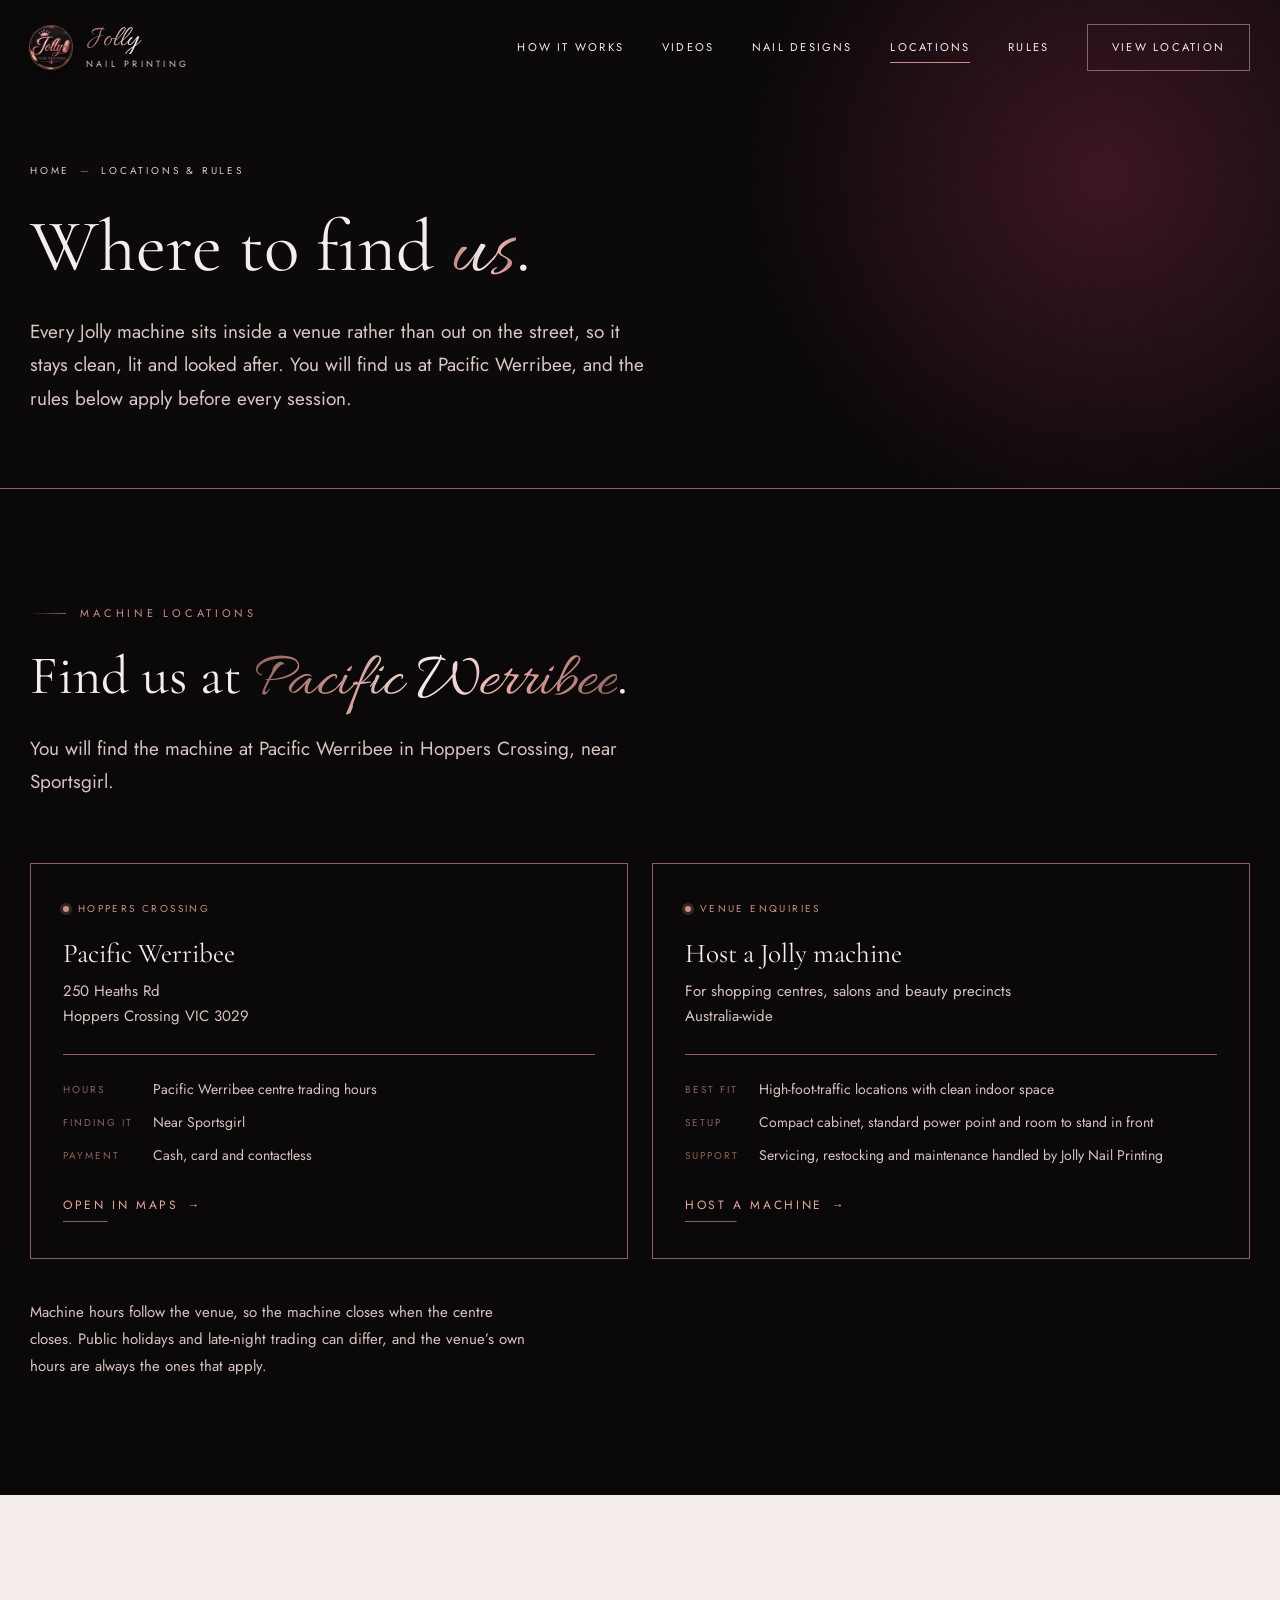
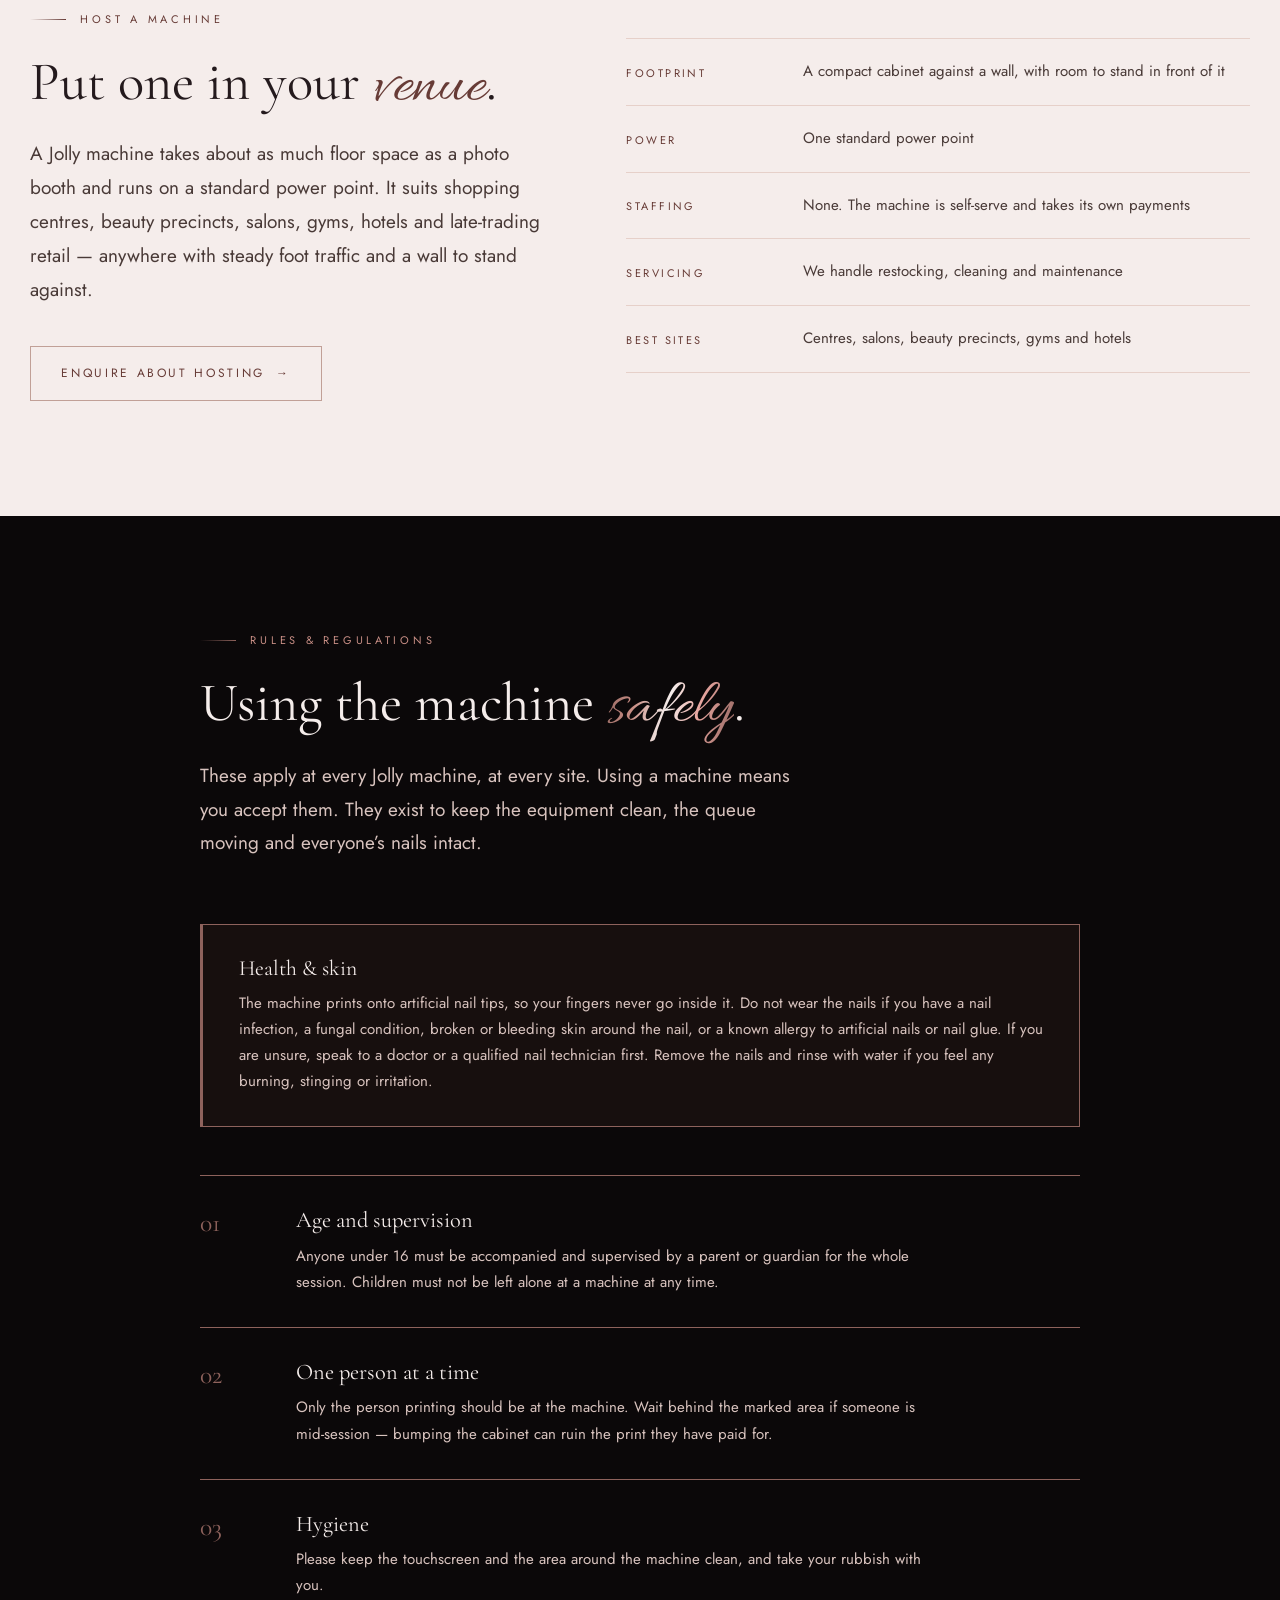
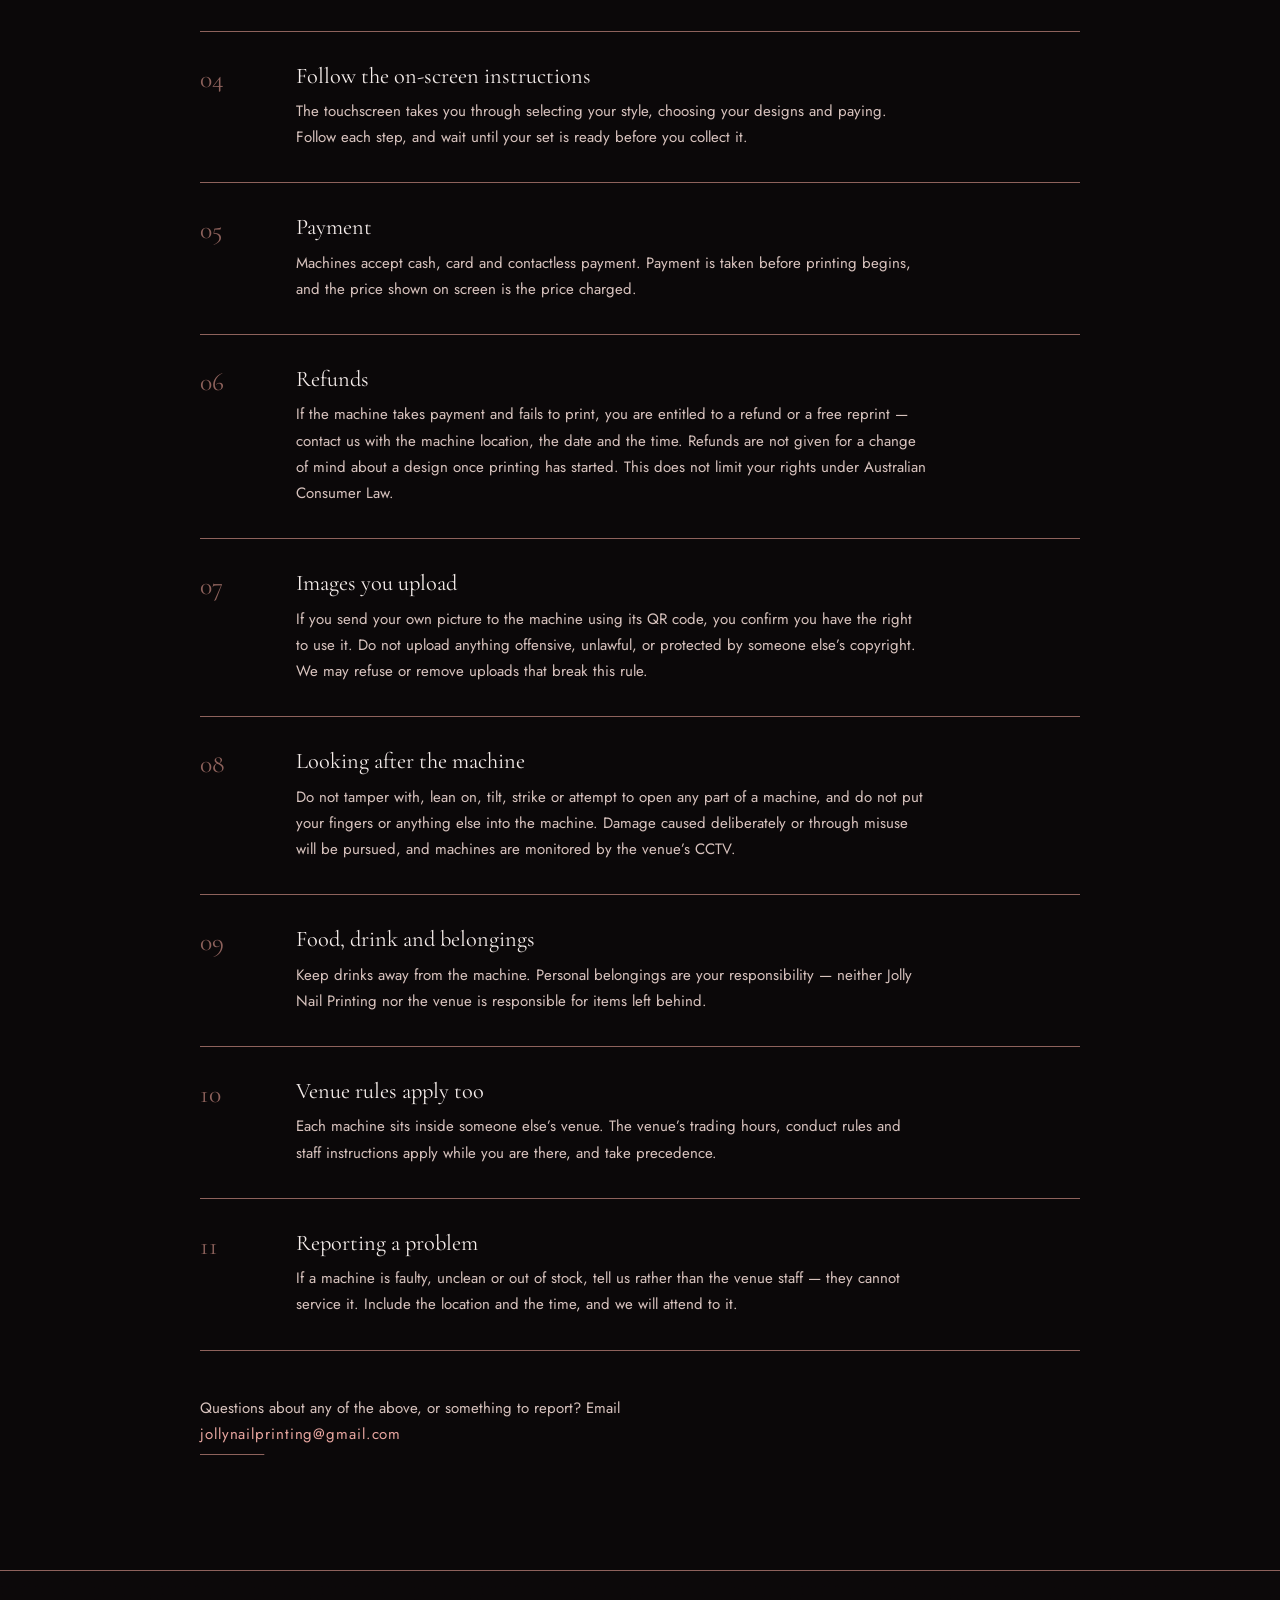
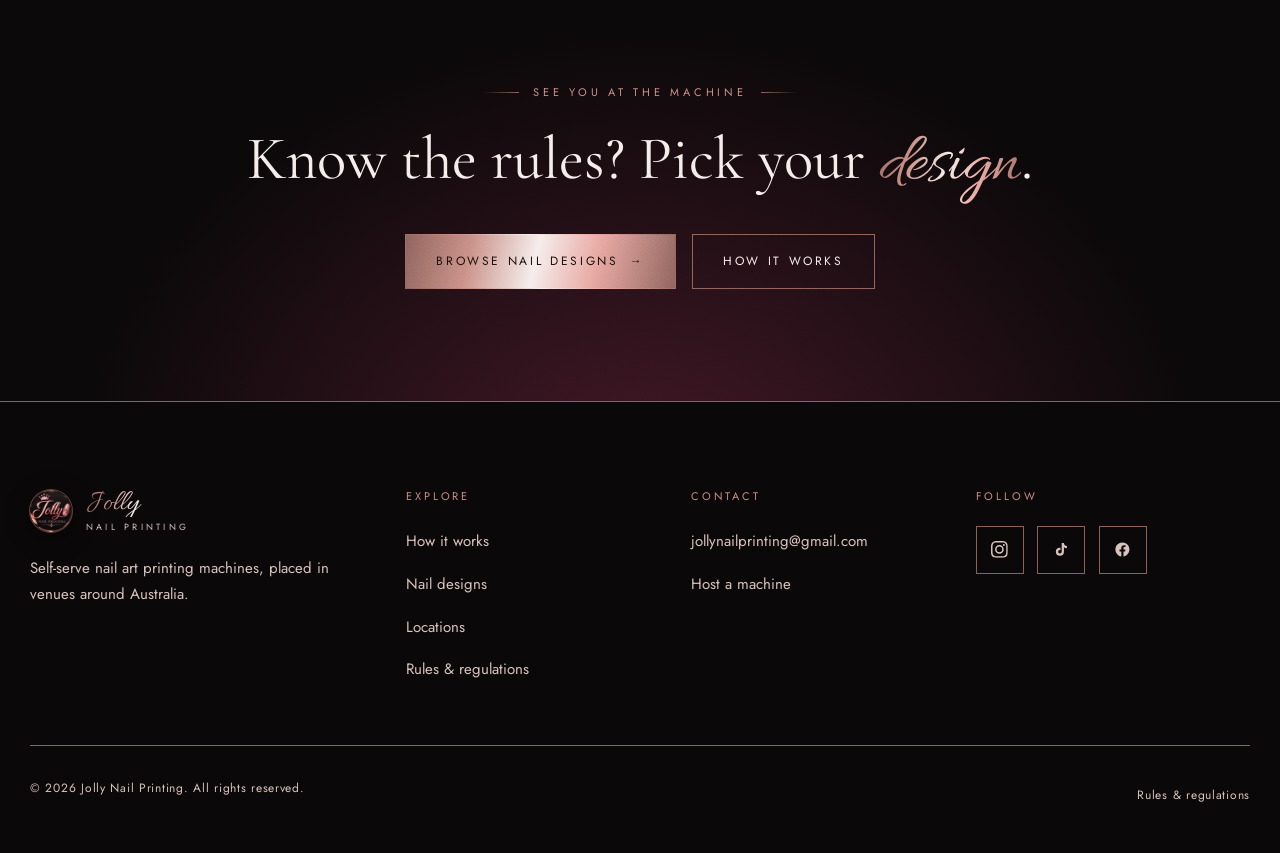
<file: locations.html>
<!DOCTYPE html>
<html lang="en-AU">
<head>
<meta charset="utf-8">
<meta name="viewport" content="width=device-width, initial-scale=1">
<title>Locations, Rules &amp; Regulations — Jolly Nail Printing</title>
<meta name="description" content="Where to find a Jolly Nail Printing machine, the trading hours at each site, how to put a machine in your venue, and the rules and regulations for using one.">
<link rel="canonical" href="https://jollynailprinting.com.au/locations">

<meta property="og:type" content="website">
<meta property="og:site_name" content="Jolly Nail Printing">
<meta property="og:title" content="Locations, Rules &amp; Regulations — Jolly Nail Printing">
<meta property="og:description" content="Find the Jolly Nail Printing machine at Pacific Werribee, Hoppers Crossing, and read the rules before your first session.">
<meta property="og:url" content="https://jollynailprinting.com.au/locations">
<meta property="og:image" content="https://jollynailprinting.com.au/assets/jolly-nail-printing-logo.jpg">
<meta name="twitter:card" content="summary_large_image">
<meta name="theme-color" content="#0b0809">

<link rel="icon" href="assets/favicon.png" type="image/png">
<link rel="apple-touch-icon" href="assets/icon-180.png">

<link rel="preconnect" href="https://fonts.googleapis.com">
<link rel="preconnect" href="https://fonts.gstatic.com" crossorigin>
<link href="https://fonts.googleapis.com/css2?family=Allura&family=Cormorant+Garamond:wght@300;400;500&family=Jost:wght@200;300;400&display=swap" rel="stylesheet">
<link rel="stylesheet" href="css/style.css">
</head>

<body>
<a class="skip" href="#main">Skip to content</a>

<svg width="0" height="0" style="position:absolute" aria-hidden="true" focusable="false">
  <symbol id="i-fb" viewBox="0 0 24 24"><path d="M22 12.06C22 6.5 17.52 2 12 2S2 6.5 2 12.06c0 5 3.66 9.15 8.44 9.94v-7.03H7.9v-2.9h2.54V9.85c0-2.52 1.5-3.91 3.77-3.91 1.09 0 2.24.2 2.24.2v2.46h-1.26c-1.24 0-1.63.78-1.63 1.57v1.89h2.78l-.45 2.9h-2.33V22c4.78-.79 8.44-4.93 8.44-9.94z"/></symbol>
  <symbol id="i-ig" viewBox="0 0 24 24"><path d="M12 2.16c3.2 0 3.58.01 4.85.07 1.17.05 1.8.25 2.23.41.56.22.96.48 1.38.9.42.42.68.82.9 1.38.16.43.36 1.06.41 2.23.06 1.27.07 1.65.07 4.85s-.01 3.58-.07 4.85c-.05 1.17-.25 1.8-.41 2.23-.22.56-.48.96-.9 1.38-.42.42-.82.68-1.38.9-.43.16-1.06.36-2.23.41-1.27.06-1.65.07-4.85.07s-3.58-.01-4.85-.07c-1.17-.05-1.8-.25-2.23-.41-.56-.22-.96-.48-1.38-.9-.42-.42-.68-.82-.9-1.38-.16-.43-.36-1.06-.41-2.23C2.17 15.58 2.16 15.2 2.16 12s.01-3.58.07-4.85c.05-1.17.25-1.8.41-2.23.22-.56.48-.96.9-1.38.42-.42.82-.68 1.38-.9.43-.16 1.06-.36 2.23-.41C8.42 2.17 8.8 2.16 12 2.16M12 0C8.74 0 8.33.01 7.05.07c-1.27.06-2.15.26-2.91.56-.79.3-1.46.72-2.12 1.39C1.35 2.68.93 3.35.63 4.14.33 4.9.13 5.78.07 7.05.01 8.33 0 8.74 0 12s.01 3.67.07 4.95c.06 1.27.26 2.15.56 2.91.3.79.72 1.46 1.39 2.12.66.66 1.33 1.08 2.12 1.39.76.3 1.64.5 2.91.56C8.33 23.99 8.74 24 12 24s3.67-.01 4.95-.07c1.27-.06 2.15-.26 2.91-.56.79-.3 1.46-.72 2.12-1.39.66-.66 1.08-1.33 1.39-2.12.3-.76.5-1.64.56-2.91.06-1.28.07-1.69.07-4.95s-.01-3.67-.07-4.95c-.06-1.27-.26-2.15-.56-2.91-.31-.79-.73-1.46-1.39-2.12-.66-.66-1.33-1.08-2.12-1.39-.76-.3-1.64-.5-2.91-.56C15.67.01 15.26 0 12 0z"/><path d="M12 5.84A6.16 6.16 0 1 0 18.16 12 6.16 6.16 0 0 0 12 5.84zM12 16a4 4 0 1 1 4-4 4 4 0 0 1-4 4z"/><circle cx="18.41" cy="5.59" r="1.44"/></symbol>
  <symbol id="i-tt" viewBox="0 0 24 24"><path d="M16.6 5.82A4.28 4.28 0 0 1 15.54 3h-3.09v12.4a2.59 2.59 0 1 1-2.59-2.68c.27 0 .53.04.77.12v-3.2a5.8 5.8 0 0 0-.77-.05 5.75 5.75 0 1 0 5.75 5.75V9.01a7.35 7.35 0 0 0 4.3 1.38V7.3a4.29 4.29 0 0 1-3.31-1.48z"/></symbol>
</svg>

<header class="site-header">
  <div class="shell">
    <a class="wordmark" href="/" aria-label="Jolly Nail Printing — home">
      <img class="wordmark__badge" src="assets/logo-badge.png" alt="" width="64" height="64">
      <span class="wordmark__type">
        <span class="wordmark__name">Jolly</span>
        <span class="wordmark__sub">Nail Printing</span>
      </span>
    </a>

    <button class="nav-toggle" type="button" aria-label="Menu" aria-expanded="false" aria-controls="primary-nav">
      <span></span>
    </button>

    <nav class="nav" id="primary-nav" aria-label="Primary">
      <a href="/#how-it-works">How It Works</a>
      <a href="/#videos">Videos</a>
      <a href="/nails">Nail Designs</a>
      <a href="/locations" aria-current="page">Locations</a>
      <a href="/locations#rules">Rules</a>
      <a class="btn" href="#machines"><span>View location</span></a>
    </nav>
  </div>
</header>

<main id="main">

  <section class="page-head grain">
    <div class="shell">
      <p class="crumbs" data-reveal><a href="/">Home</a><span>&mdash;</span>Locations &amp; rules</p>
      <h1 data-reveal>Where to find <em>us</em>.</h1>
      <p class="lede" data-reveal>
        Every Jolly machine sits inside a venue rather than out on the street, so it stays
        clean, lit and looked after. You will find us at Pacific Werribee, and the
        rules below apply before every session.
      </p>
    </div>
  </section>

  <!-- ========================================================== machines -->
  <section class="section" id="machines">
    <div class="shell">
      <div class="section__head" data-reveal>
        <p class="eyebrow">Machine locations</p>
        <h2 class="section__title">Find us at <em>Pacific Werribee</em>.</h2>
        <p class="lede">
          You will find the machine at Pacific Werribee in Hoppers Crossing, near Sportsgirl.
        </p>
      </div>

      <div class="venues" data-reveal-group>

        <article class="venue" data-reveal>
          <span class="venue__status venue__status--soon">Hoppers Crossing</span>
          <h3>Pacific Werribee</h3>
          <address>250 Heaths Rd<br>Hoppers Crossing VIC 3029</address>
          <dl>
            <dt>Hours</dt><dd>Pacific Werribee centre trading hours</dd>
            <dt>Finding it</dt><dd>Near Sportsgirl</dd>
            <dt>Payment</dt><dd>Cash, card and contactless</dd>
          </dl>
          <a class="link" href="https://www.google.com/maps/search/?api=1&amp;query=Pacific+Werribee+250+Heaths+Rd+Hoppers+Crossing+VIC+3029" target="_blank" rel="noopener">
            <span>Open in maps</span> <span class="btn-arrow" aria-hidden="true">&rarr;</span>
          </a>
        </article>

        <article class="venue" data-reveal>
          <span class="venue__status venue__status--soon">Venue enquiries</span>
          <h3>Host a Jolly machine</h3>
          <address>For shopping centres, salons and beauty precincts<br>Australia-wide</address>
          <dl>
            <dt>Best fit</dt><dd>High-foot-traffic locations with clean indoor space</dd>
            <dt>Setup</dt><dd>Compact cabinet, standard power point and room to stand in front</dd>
            <dt>Support</dt><dd>Servicing, restocking and maintenance handled by Jolly Nail Printing</dd>
          </dl>
          <a class="link" href="#host">
            <span>Host a machine</span> <span class="btn-arrow" aria-hidden="true">&rarr;</span>
          </a>
        </article>

      </div>

      <p class="lede" data-reveal style="margin-top:2.5rem;font-size:.9375rem">
        Machine hours follow the venue, so the machine closes when the centre closes.
        Public holidays and late-night trading can differ, and the venue&rsquo;s own hours are always the
        ones that apply.
      </p>
    </div>
  </section>

  <!-- =============================================================== host -->
  <section class="section section--light on-light" id="host">
    <div class="shell">
      <div class="split">
        <div>
          <p class="eyebrow" data-reveal>Host a machine</p>
          <h2 class="section__title" data-reveal>Put one in your <em>venue</em>.</h2>
          <p class="lede" data-reveal>
            A Jolly machine takes about as much floor space as a photo booth and runs on a
            standard power point. It suits shopping centres, beauty precincts, salons, gyms,
            hotels and late-trading retail — anywhere with steady foot traffic and a wall to
            stand against.
          </p>
          <div class="hero__actions" data-reveal>
            <a class="btn" href="mailto:jollynailprinting@gmail.com?subject=Hosting%20a%20Jolly%20machine">
              <span>Enquire about hosting</span> <span class="btn-arrow" aria-hidden="true">&rarr;</span>
            </a>
          </div>
        </div>

        <div class="split__media">
          <ul class="specs" data-reveal>
            <li><span class="specs__key">Footprint</span><span class="specs__val">A compact cabinet against a wall, with room to stand in front of it</span></li>
            <li><span class="specs__key">Power</span><span class="specs__val">One standard power point</span></li>
            <li><span class="specs__key">Staffing</span><span class="specs__val">None. The machine is self-serve and takes its own payments</span></li>
            <li><span class="specs__key">Servicing</span><span class="specs__val">We handle restocking, cleaning and maintenance</span></li>
            <li><span class="specs__key">Best sites</span><span class="specs__val">Centres, salons, beauty precincts, gyms and hotels</span></li>
          </ul>
        </div>
      </div>
    </div>
  </section>

  <!-- ============================================================== rules -->
  <section class="section" id="rules">
    <div class="shell shell--narrow">
      <div class="section__head" data-reveal>
        <p class="eyebrow">Rules &amp; regulations</p>
        <h2 class="section__title">Using the machine <em>safely</em>.</h2>
        <p class="lede">
          These apply at every Jolly machine, at every site. Using a machine means you accept
          them. They exist to keep the equipment clean, the queue moving and everyone&rsquo;s
          nails intact.
        </p>
      </div>

      <div class="notice" data-reveal style="margin-bottom:3rem">
        <h3>Health &amp; skin</h3>
        <p>
          The machine prints onto artificial nail tips, so your fingers never go inside it. Do not
          wear the nails if you have a nail infection, a fungal condition, broken or bleeding skin
          around the nail, or a known allergy to artificial nails or nail glue. If you are unsure,
          speak to a doctor or a qualified nail technician first. Remove the nails and rinse with
          water if you feel any burning, stinging or irritation.
        </p>
      </div>

      <ol class="rules" data-reveal-group>
        <li data-reveal>
          <div>
            <h3>Age and supervision</h3>
            <p>
              Anyone under 16 must be accompanied and supervised by a parent or guardian for the
              whole session. Children must not be left alone at a machine at any time.
            </p>
          </div>
        </li>
        <li data-reveal>
          <div>
            <h3>One person at a time</h3>
            <p>
              Only the person printing should be at the machine. Wait behind the marked area if
              someone is mid-session — bumping the cabinet can ruin the print they have paid for.
            </p>
          </div>
        </li>
        <li data-reveal>
          <div>
            <h3>Hygiene</h3>
            <p>
              Please keep the touchscreen and the area around the machine clean, and take your
              rubbish with you.
            </p>
          </div>
        </li>
        <li data-reveal>
          <div>
            <h3>Follow the on-screen instructions</h3>
            <p>
              The touchscreen takes you through selecting your style, choosing your designs and
              paying. Follow each step, and wait until your set is ready before you collect it.
            </p>
          </div>
        </li>
        <li data-reveal>
          <div>
            <h3>Payment</h3>
            <p>
              Machines accept cash, card and contactless payment. Payment is taken before
              printing begins, and the price shown on screen is the price charged.
            </p>
          </div>
        </li>
        <li data-reveal>
          <div>
            <h3>Refunds</h3>
            <p>
              If the machine takes payment and fails to print, you are entitled to a refund or a
              free reprint — contact us with the machine location, the date and the time. Refunds
              are not given for a change of mind about a design once printing has started. This
              does not limit your rights under Australian Consumer Law.
            </p>
          </div>
        </li>
        <li data-reveal>
          <div>
            <h3>Images you upload</h3>
            <p>
              If you send your own picture to the machine using its QR code, you confirm you have
              the right to use it. Do not
              upload anything offensive, unlawful, or protected by someone else&rsquo;s copyright.
              We may refuse or remove uploads that break this rule.
            </p>
          </div>
        </li>
        <li data-reveal>
          <div>
            <h3>Looking after the machine</h3>
            <p>
              Do not tamper with, lean on, tilt, strike or attempt to open any part of a machine,
              and do not put your fingers or anything else into the machine. Damage caused
              deliberately or through misuse will be pursued, and machines are monitored by the
              venue&rsquo;s CCTV.
            </p>
          </div>
        </li>
        <li data-reveal>
          <div>
            <h3>Food, drink and belongings</h3>
            <p>
              Keep drinks away from the machine. Personal belongings are your responsibility —
              neither Jolly Nail Printing nor the venue is responsible for items left behind.
            </p>
          </div>
        </li>
        <li data-reveal>
          <div>
            <h3>Venue rules apply too</h3>
            <p>
              Each machine sits inside someone else&rsquo;s venue. The venue&rsquo;s trading hours,
              conduct rules and staff instructions apply while you are there, and take precedence.
            </p>
          </div>
        </li>
        <li data-reveal>
          <div>
            <h3>Reporting a problem</h3>
            <p>
              If a machine is faulty, unclean or out of stock, tell us rather than the venue staff —
              they cannot service it. Include the location and the time, and we will attend to it.
            </p>
          </div>
        </li>
      </ol>

      <p class="lede" data-reveal style="margin-top:2.75rem;font-size:.9375rem">
        Questions about any of the above, or something to report?
        Email <a class="link" href="mailto:jollynailprinting@gmail.com" style="letter-spacing:.06em;text-transform:none;font-size:1em">jollynailprinting@gmail.com</a>
      </p>
    </div>
  </section>

  <!-- ================================================================ cta -->
  <section class="cta grain">
    <div class="shell shell--narrow">
      <p class="eyebrow eyebrow--center" data-reveal>See you at the machine</p>
      <h2 class="cta__title" data-reveal>Know the rules? Pick your <em class="gold-text" style="font-family:'Allura',cursive;font-style:normal;font-size:1.15em;line-height:.8">design</em>.</h2>
      <div class="cta__actions" data-reveal>
        <a class="btn btn--solid" href="/nails"><span>Browse nail designs</span> <span class="btn-arrow" aria-hidden="true">&rarr;</span></a>
        <a class="btn" href="/#how-it-works"><span>How it works</span></a>
      </div>
    </div>
  </section>

</main>

<footer class="site-footer">
  <div class="shell">
    <div class="footer__grid">
      <div class="footer__about">
        <a class="wordmark" href="/" aria-label="Jolly Nail Printing — home">
          <img class="wordmark__badge" src="assets/logo-badge.png" alt="" width="64" height="64">
          <span class="wordmark__type">
            <span class="wordmark__name">Jolly</span>
            <span class="wordmark__sub">Nail Printing</span>
          </span>
        </a>
        <p>Self-serve nail art printing machines, placed in venues around Australia.</p>
      </div>

      <div>
        <h4>Explore</h4>
        <ul>
          <li><a href="/#how-it-works">How it works</a></li>
          <li><a href="/nails">Nail designs</a></li>
          <li><a href="/locations">Locations</a></li>
          <li><a href="/locations#rules">Rules &amp; regulations</a></li>
        </ul>
      </div>

      <div>
        <h4>Contact</h4>
        <ul>
          <li><a href="mailto:jollynailprinting@gmail.com">jollynailprinting@gmail.com</a></li>
          <li><a href="/locations#host">Host a machine</a></li>
        </ul>
      </div>

      <div>
        <h4>Follow</h4>
        <div class="social">
          <a href="https://www.instagram.com/ygshopy/" target="_blank" rel="noopener" aria-label="Jolly Nail Printing on Instagram"><svg aria-hidden="true"><use href="#i-ig"></use></svg></a>
          <a href="https://www.tiktok.com/@johnny7777740" target="_blank" rel="noopener" aria-label="Jolly Nail Printing on TikTok"><svg aria-hidden="true"><use href="#i-tt"></use></svg></a>
          <a href="https://www.facebook.com/jollyshop77" target="_blank" rel="noopener" aria-label="Jolly Nail Printing on Facebook"><svg aria-hidden="true"><use href="#i-fb"></use></svg></a>
        </div>
      </div>
    </div>

    <div class="footer__bottom">
      <p>&copy; <span id="year">2026</span> Jolly Nail Printing. All rights reserved.</p>
      <p><a href="/locations#rules">Rules &amp; regulations</a></p>
    </div>
  </div>
</footer>

<script src="js/main.js" defer></script>
<script>document.getElementById('year').textContent = new Date().getFullYear();</script>
</body>
</html>
</file>
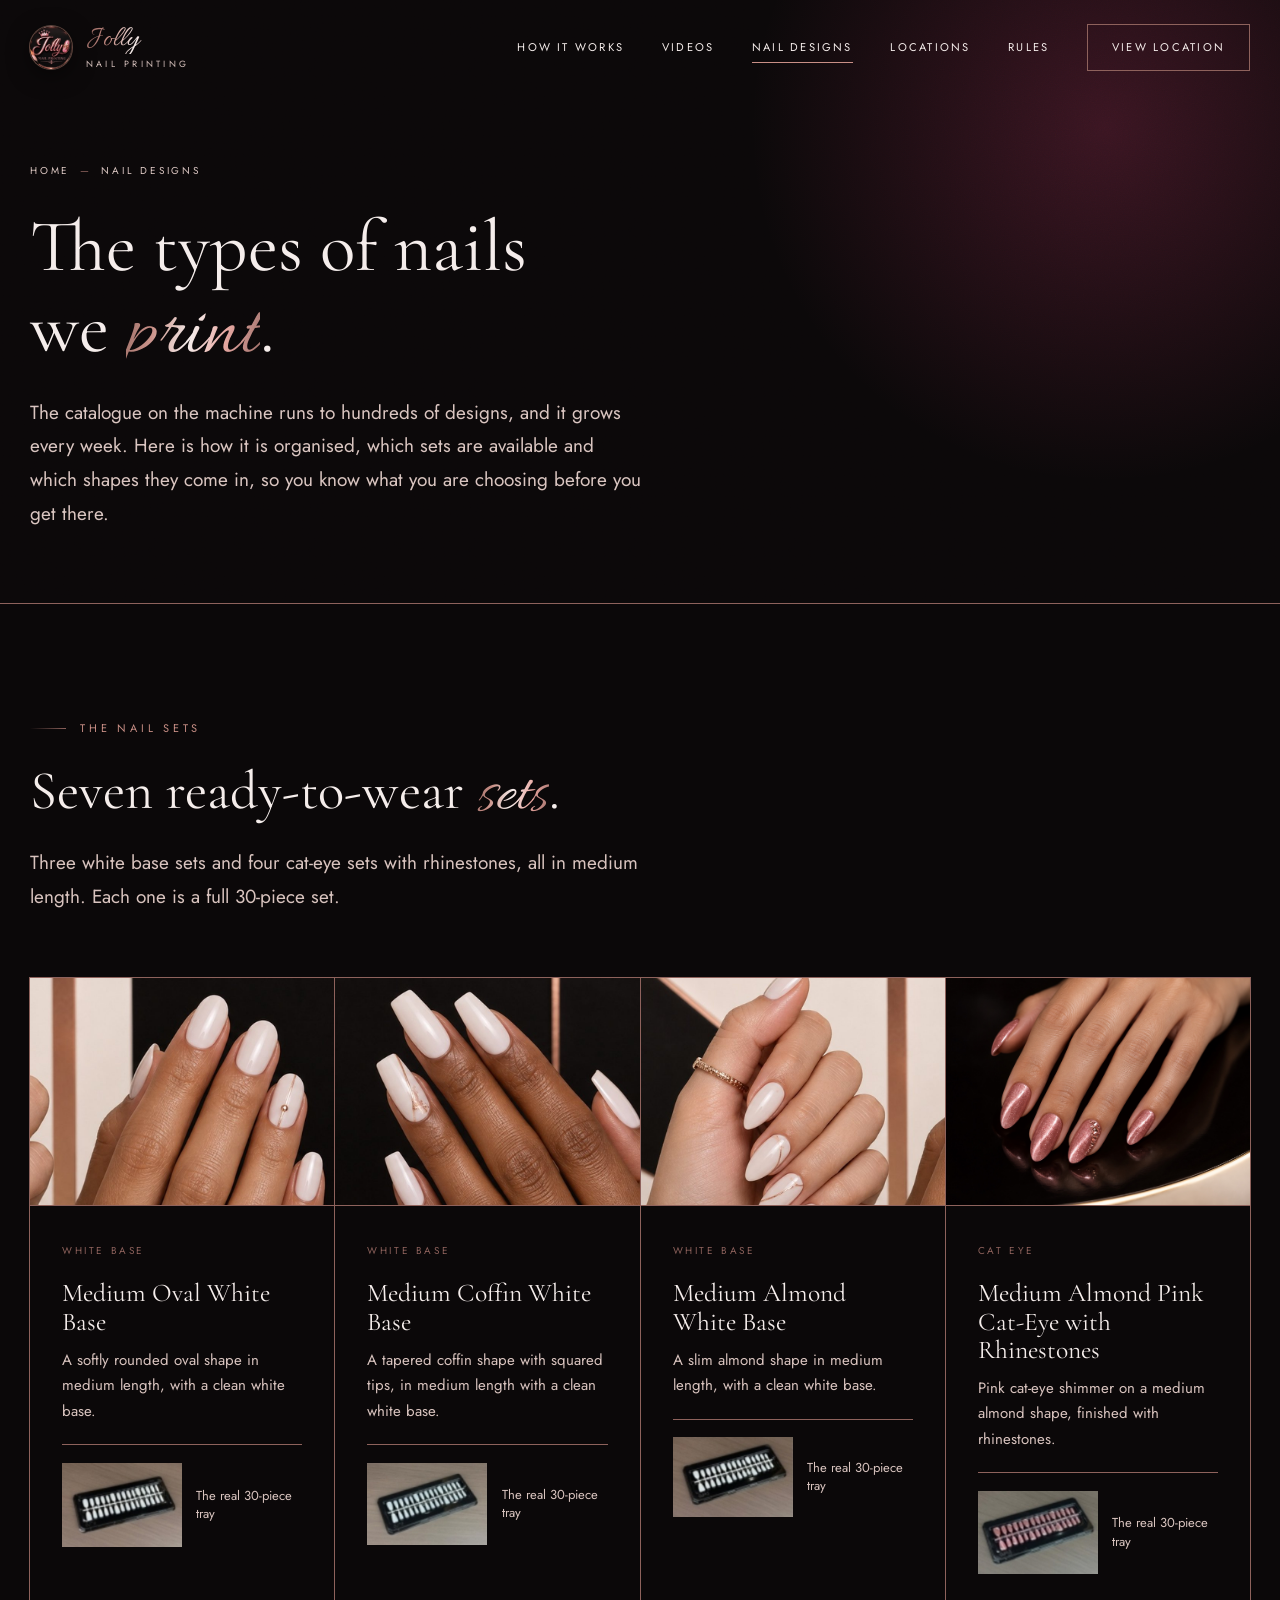
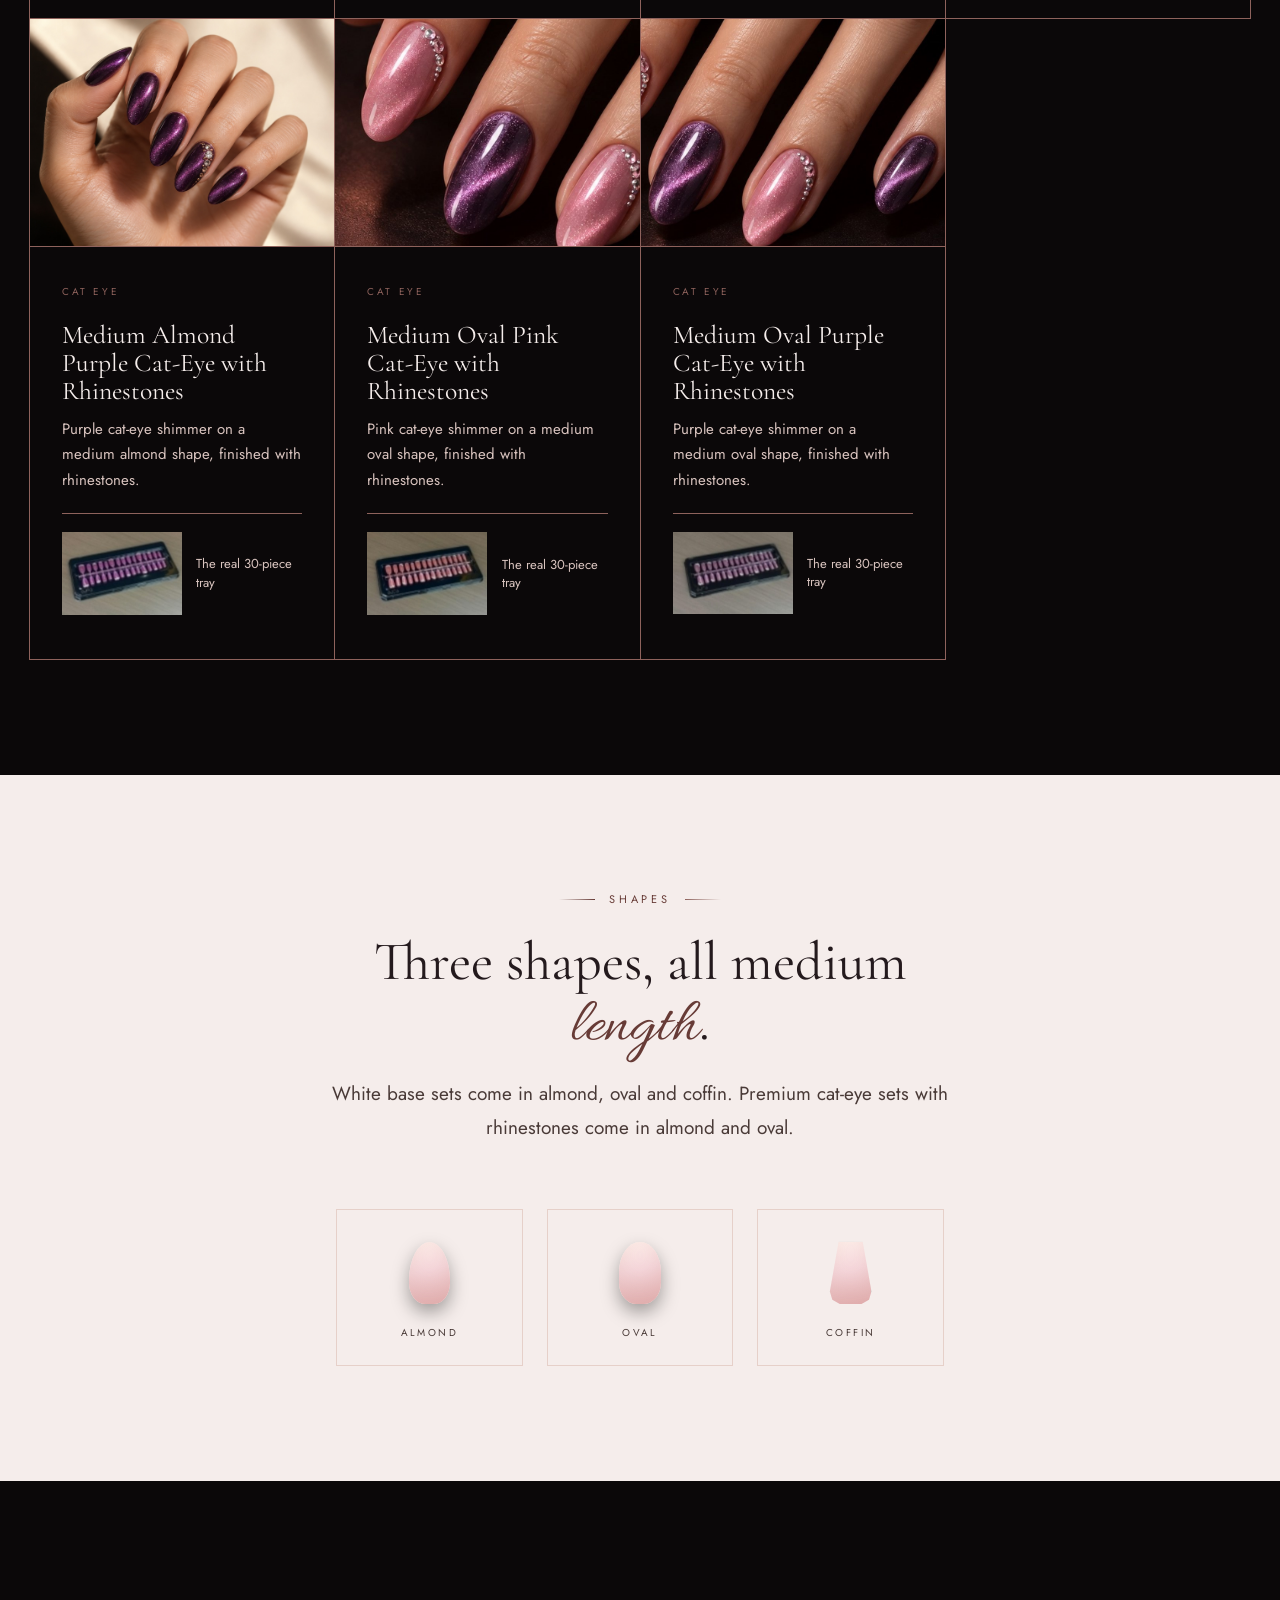
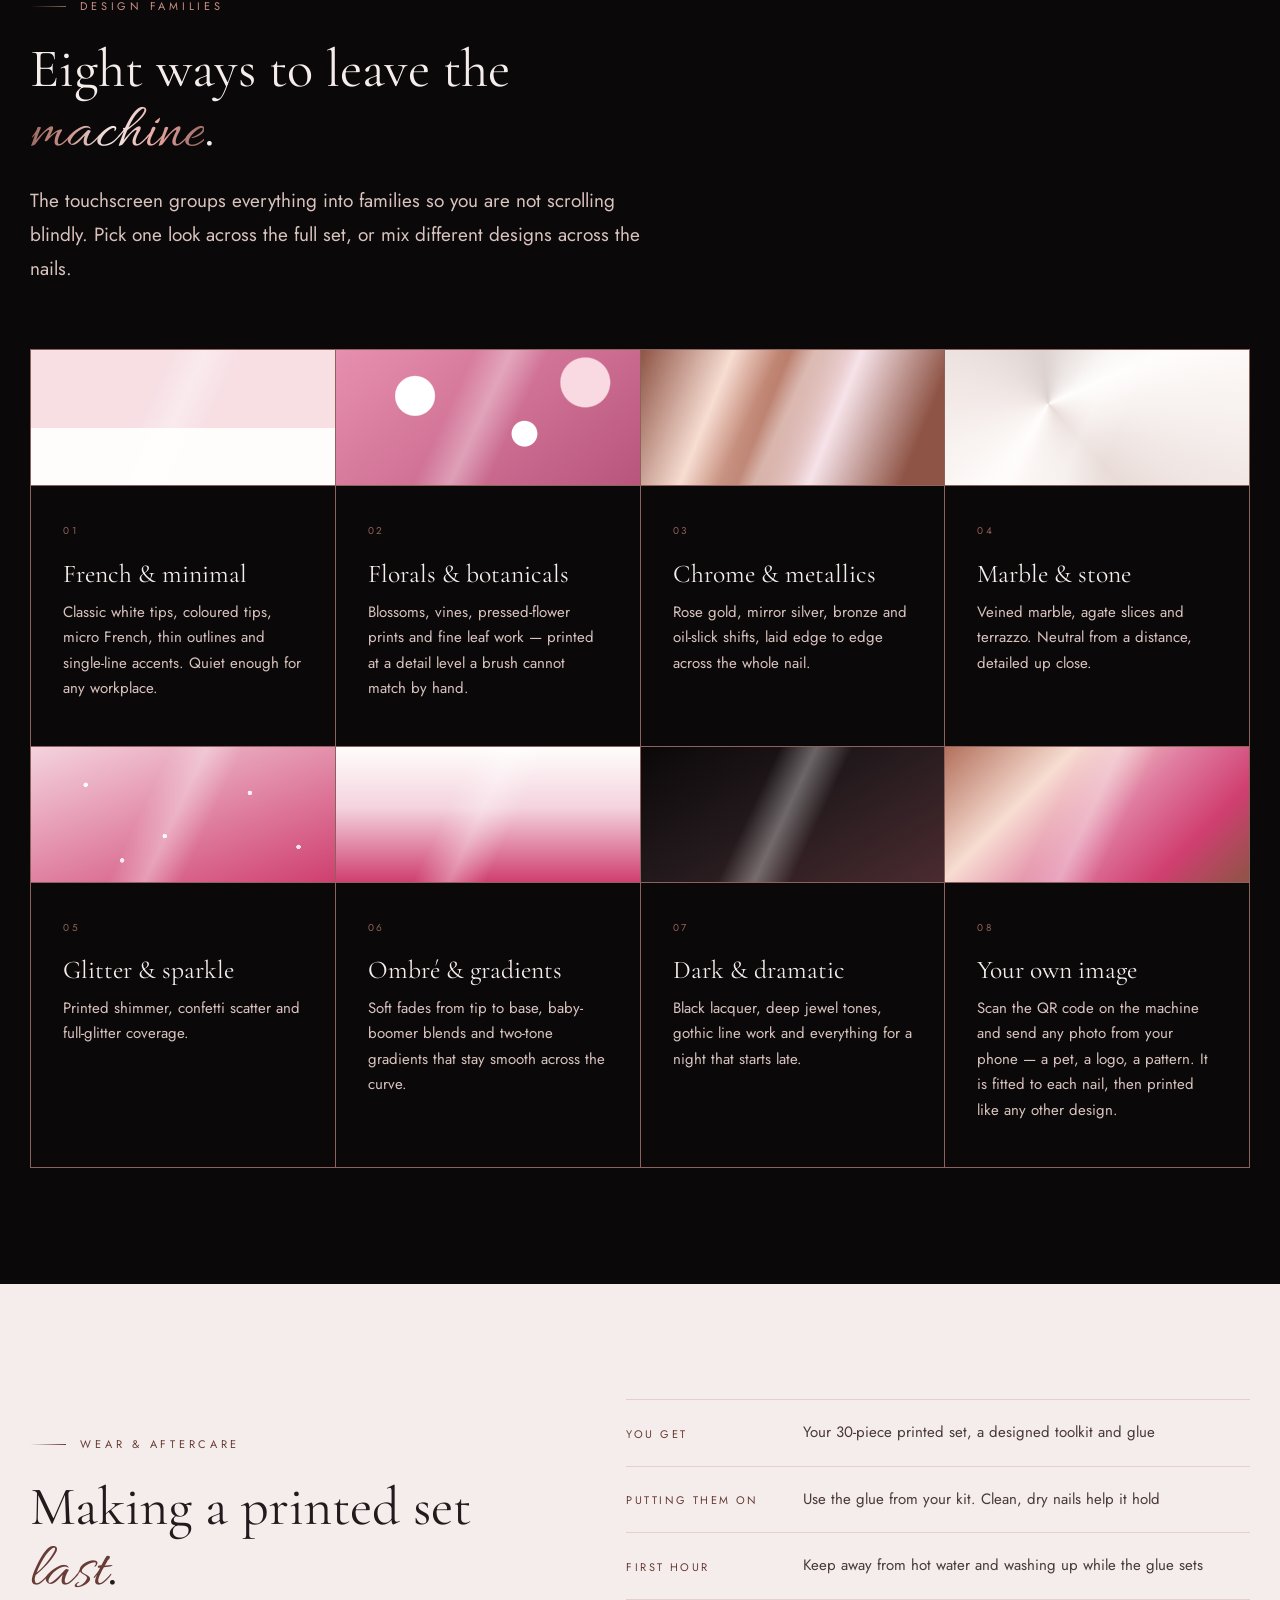
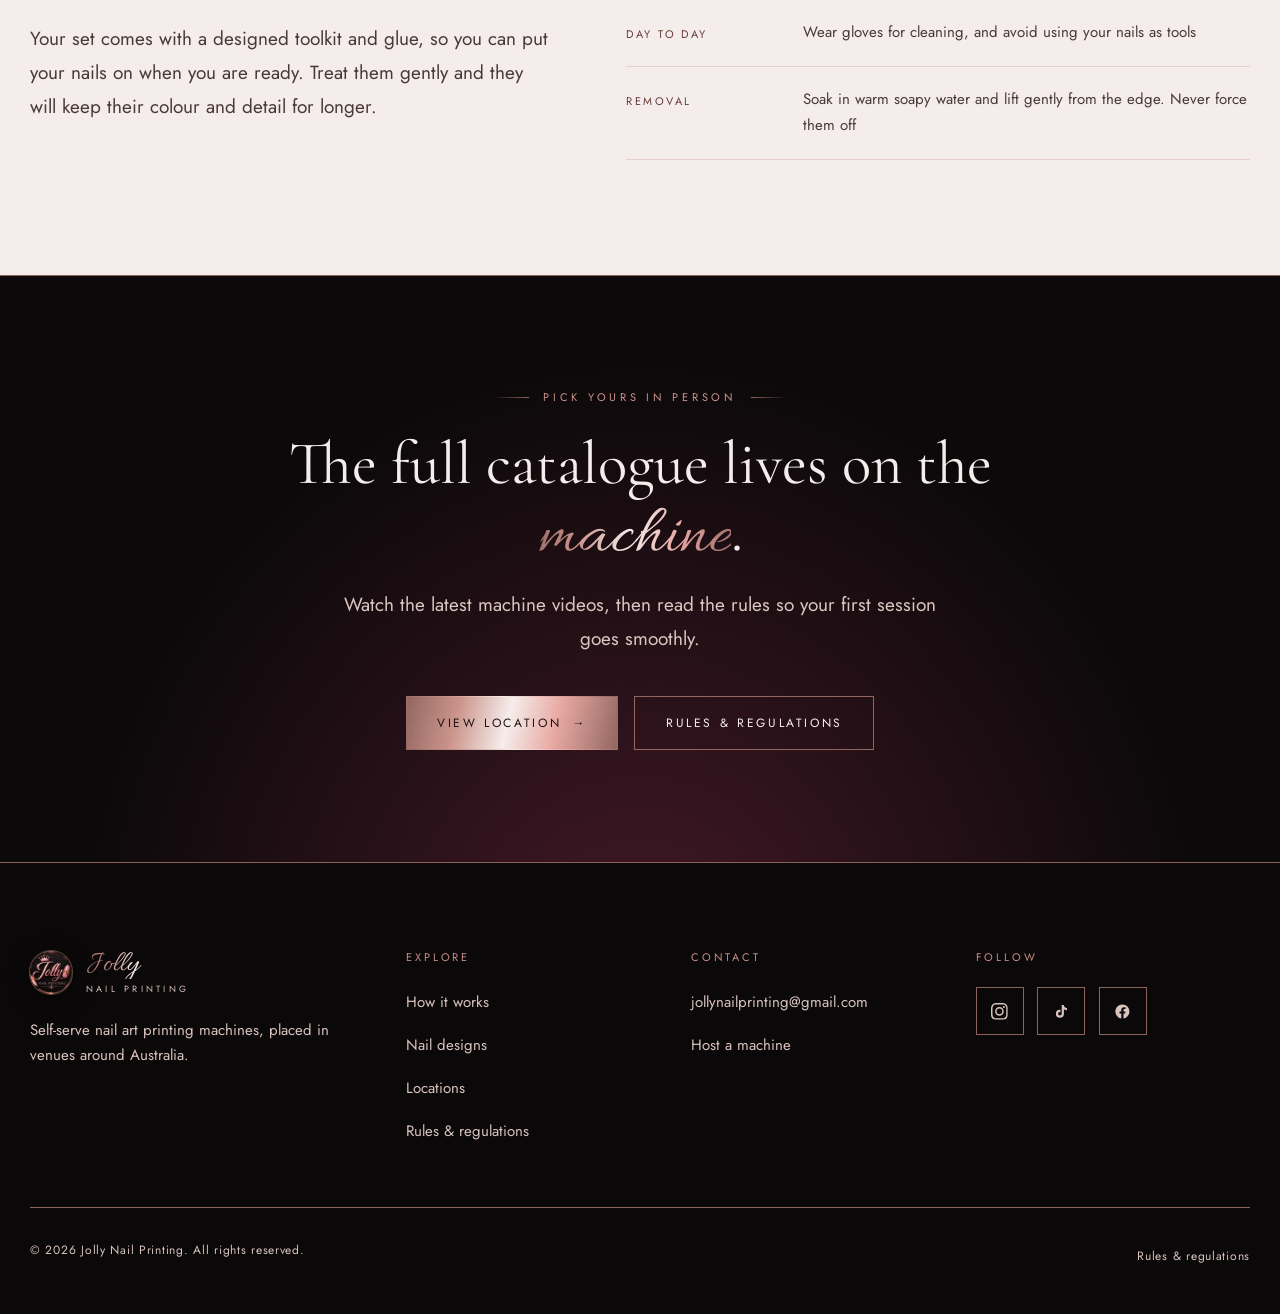
<file: nails.html>
<!DOCTYPE html>
<html lang="en-AU">
<head>
<meta charset="utf-8">
<meta name="viewport" content="width=device-width, initial-scale=1">
<title>Nail Designs &amp; Types — Jolly Nail Printing</title>
<meta name="description" content="Every type of nail a Jolly machine prints: French, florals, chrome, glitter, marble, midnight, ombré and your own uploaded image, printed onto artificial nail tips in medium almond, oval and coffin.">
<link rel="canonical" href="https://jollynailprinting.com.au/nails">

<meta property="og:type" content="website">
<meta property="og:site_name" content="Jolly Nail Printing">
<meta property="og:title" content="Nail Designs &amp; Types — Jolly Nail Printing">
<meta property="og:description" content="French, florals, chrome, glitter, marble, ombré or your own photo, printed onto artificial nail tips as a 30-piece press-on set.">
<meta property="og:url" content="https://jollynailprinting.com.au/nails">
<meta property="og:image" content="https://jollynailprinting.com.au/assets/jolly-nail-printing-logo.jpg">
<meta name="twitter:card" content="summary_large_image">
<meta name="theme-color" content="#0b0809">

<link rel="icon" href="assets/favicon.png" type="image/png">
<link rel="apple-touch-icon" href="assets/icon-180.png">

<link rel="preconnect" href="https://fonts.googleapis.com">
<link rel="preconnect" href="https://fonts.gstatic.com" crossorigin>
<link href="https://fonts.googleapis.com/css2?family=Allura&family=Cormorant+Garamond:wght@300;400;500&family=Jost:wght@200;300;400&display=swap" rel="stylesheet">
<link rel="stylesheet" href="css/style.css">
</head>

<body>
<a class="skip" href="#main">Skip to content</a>

<svg width="0" height="0" style="position:absolute" aria-hidden="true" focusable="false">
  <symbol id="i-fb" viewBox="0 0 24 24"><path d="M22 12.06C22 6.5 17.52 2 12 2S2 6.5 2 12.06c0 5 3.66 9.15 8.44 9.94v-7.03H7.9v-2.9h2.54V9.85c0-2.52 1.5-3.91 3.77-3.91 1.09 0 2.24.2 2.24.2v2.46h-1.26c-1.24 0-1.63.78-1.63 1.57v1.89h2.78l-.45 2.9h-2.33V22c4.78-.79 8.44-4.93 8.44-9.94z"/></symbol>
  <symbol id="i-ig" viewBox="0 0 24 24"><path d="M12 2.16c3.2 0 3.58.01 4.85.07 1.17.05 1.8.25 2.23.41.56.22.96.48 1.38.9.42.42.68.82.9 1.38.16.43.36 1.06.41 2.23.06 1.27.07 1.65.07 4.85s-.01 3.58-.07 4.85c-.05 1.17-.25 1.8-.41 2.23-.22.56-.48.96-.9 1.38-.42.42-.82.68-1.38.9-.43.16-1.06.36-2.23.41-1.27.06-1.65.07-4.85.07s-3.58-.01-4.85-.07c-1.17-.05-1.8-.25-2.23-.41-.56-.22-.96-.48-1.38-.9-.42-.42-.68-.82-.9-1.38-.16-.43-.36-1.06-.41-2.23C2.17 15.58 2.16 15.2 2.16 12s.01-3.58.07-4.85c.05-1.17.25-1.8.41-2.23.22-.56.48-.96.9-1.38.42-.42.82-.68 1.38-.9.43-.16 1.06-.36 2.23-.41C8.42 2.17 8.8 2.16 12 2.16M12 0C8.74 0 8.33.01 7.05.07c-1.27.06-2.15.26-2.91.56-.79.3-1.46.72-2.12 1.39C1.35 2.68.93 3.35.63 4.14.33 4.9.13 5.78.07 7.05.01 8.33 0 8.74 0 12s.01 3.67.07 4.95c.06 1.27.26 2.15.56 2.91.3.79.72 1.46 1.39 2.12.66.66 1.33 1.08 2.12 1.39.76.3 1.64.5 2.91.56C8.33 23.99 8.74 24 12 24s3.67-.01 4.95-.07c1.27-.06 2.15-.26 2.91-.56.79-.3 1.46-.72 2.12-1.39.66-.66 1.08-1.33 1.39-2.12.3-.76.5-1.64.56-2.91.06-1.28.07-1.69.07-4.95s-.01-3.67-.07-4.95c-.06-1.27-.26-2.15-.56-2.91-.31-.79-.73-1.46-1.39-2.12-.66-.66-1.33-1.08-2.12-1.39-.76-.3-1.64-.5-2.91-.56C15.67.01 15.26 0 12 0z"/><path d="M12 5.84A6.16 6.16 0 1 0 18.16 12 6.16 6.16 0 0 0 12 5.84zM12 16a4 4 0 1 1 4-4 4 4 0 0 1-4 4z"/><circle cx="18.41" cy="5.59" r="1.44"/></symbol>
  <symbol id="i-tt" viewBox="0 0 24 24"><path d="M16.6 5.82A4.28 4.28 0 0 1 15.54 3h-3.09v12.4a2.59 2.59 0 1 1-2.59-2.68c.27 0 .53.04.77.12v-3.2a5.8 5.8 0 0 0-.77-.05 5.75 5.75 0 1 0 5.75 5.75V9.01a7.35 7.35 0 0 0 4.3 1.38V7.3a4.29 4.29 0 0 1-3.31-1.48z"/></symbol>
</svg>

<header class="site-header">
  <div class="shell">
    <a class="wordmark" href="/" aria-label="Jolly Nail Printing — home">
      <img class="wordmark__badge" src="assets/logo-badge.png" alt="" width="64" height="64">
      <span class="wordmark__type">
        <span class="wordmark__name">Jolly</span>
        <span class="wordmark__sub">Nail Printing</span>
      </span>
    </a>

    <button class="nav-toggle" type="button" aria-label="Menu" aria-expanded="false" aria-controls="primary-nav">
      <span></span>
    </button>

    <nav class="nav" id="primary-nav" aria-label="Primary">
      <a href="/#how-it-works">How It Works</a>
      <a href="/#videos">Videos</a>
      <a href="/nails" aria-current="page">Nail Designs</a>
      <a href="/locations">Locations</a>
      <a href="/locations#rules">Rules</a>
      <a class="btn" href="/locations"><span>View location</span></a>
    </nav>
  </div>
</header>

<main id="main">

  <section class="page-head grain">
    <div class="shell">
      <p class="crumbs" data-reveal><a href="/">Home</a><span>&mdash;</span>Nail designs</p>
      <h1 data-reveal>The types of nails<br>we <em>print</em>.</h1>
      <p class="lede" data-reveal>
        The catalogue on the machine runs to hundreds of designs, and it grows every week.
        Here is how it is organised, which sets are available and which shapes they come in,
        so you know what you are choosing before you get there.
      </p>
    </div>
  </section>

  <!-- ========================================================== surfaces -->
  <section class="section">
    <div class="shell">
      <div class="section__head" data-reveal>
        <p class="eyebrow">The nail sets</p>
        <h2 class="section__title">Seven ready-to-wear <em>sets</em>.</h2>
        <p class="lede">
          Three white base sets and four cat-eye sets with rhinestones, all in medium length.
          Each one is a full 30-piece set.
        </p>
      </div>

      <div class="cards cards--sets" data-reveal-group>
        <article class="card" data-reveal>
          <img class="card__image" src="assets/nails/medium-oval-white-base.jpg" alt="Medium oval nails with a white base" width="800" height="600" loading="lazy">
          <span class="card__tag">White base</span>
          <h3>Medium Oval White Base</h3>
          <p>A softly rounded oval shape in medium length, with a clean white base.</p>
          <figure class="card__tray">
            <img src="assets/nails/trays/medium-oval-white-base.jpg" alt="The Medium Oval White Base tray" width="300" height="210" loading="lazy">
            <figcaption>The real 30-piece tray</figcaption>
          </figure>
        </article>

        <article class="card" data-reveal>
          <img class="card__image" src="assets/nails/medium-coffin-white-base.jpg" alt="Medium coffin nails with a white base" width="800" height="600" loading="lazy">
          <span class="card__tag">White base</span>
          <h3>Medium Coffin White Base</h3>
          <p>A tapered coffin shape with squared tips, in medium length with a clean white base.</p>
          <figure class="card__tray">
            <img src="assets/nails/trays/medium-coffin-white-base.jpg" alt="The Medium Coffin White Base tray" width="300" height="210" loading="lazy">
            <figcaption>The real 30-piece tray</figcaption>
          </figure>
        </article>

        <article class="card" data-reveal>
          <img class="card__image" src="assets/nails/medium-almond-white-base.jpg" alt="Medium almond nails with a white base" width="800" height="600" loading="lazy">
          <span class="card__tag">White base</span>
          <h3>Medium Almond White Base</h3>
          <p>A slim almond shape in medium length, with a clean white base.</p>
          <figure class="card__tray">
            <img src="assets/nails/trays/medium-almond-white-base.jpg" alt="The Medium Almond White Base tray" width="300" height="210" loading="lazy">
            <figcaption>The real 30-piece tray</figcaption>
          </figure>
        </article>

        <article class="card" data-reveal>
          <img class="card__image" src="assets/nails/pink-almond-cat-eye.jpg" alt="Medium almond pink cat-eye nails with rhinestones" width="1448" height="1086" loading="lazy">
          <span class="card__tag">Cat eye</span>
          <h3>Medium Almond Pink Cat-Eye with Rhinestones</h3>
          <p>Pink cat-eye shimmer on a medium almond shape, finished with rhinestones.</p>
          <figure class="card__tray">
            <img src="assets/nails/trays/medium-almond-pink-cat-eye.jpg" alt="The Medium Almond Pink Cat-Eye with Rhinestones tray" width="300" height="210" loading="lazy">
            <figcaption>The real 30-piece tray</figcaption>
          </figure>
        </article>

        <article class="card" data-reveal>
          <img class="card__image" src="assets/nails/purple-almond-cat-eye.jpg" alt="Medium almond purple cat-eye nails with rhinestones" width="1448" height="1086" loading="lazy">
          <span class="card__tag">Cat eye</span>
          <h3>Medium Almond Purple Cat-Eye with Rhinestones</h3>
          <p>Purple cat-eye shimmer on a medium almond shape, finished with rhinestones.</p>
          <figure class="card__tray">
            <img src="assets/nails/trays/medium-almond-purple-cat-eye.jpg" alt="The Medium Almond Purple Cat-Eye with Rhinestones tray" width="300" height="210" loading="lazy">
            <figcaption>The real 30-piece tray</figcaption>
          </figure>
        </article>

        <article class="card" data-reveal>
          <img class="card__image" src="assets/nails/medium-oval-pink-cat-eye.jpg" alt="Medium oval pink cat-eye nails with rhinestones" width="800" height="600" loading="lazy">
          <span class="card__tag">Cat eye</span>
          <h3>Medium Oval Pink Cat-Eye with Rhinestones</h3>
          <p>Pink cat-eye shimmer on a medium oval shape, finished with rhinestones.</p>
          <figure class="card__tray">
            <img src="assets/nails/trays/medium-oval-pink-cat-eye.jpg" alt="The Medium Oval Pink Cat-Eye with Rhinestones tray" width="300" height="210" loading="lazy">
            <figcaption>The real 30-piece tray</figcaption>
          </figure>
        </article>

        <article class="card" data-reveal>
          <img class="card__image" src="assets/nails/medium-oval-purple-cat-eye.jpg" alt="Medium oval purple cat-eye nails with rhinestones" width="800" height="600" loading="lazy">
          <span class="card__tag">Cat eye</span>
          <h3>Medium Oval Purple Cat-Eye with Rhinestones</h3>
          <p>Purple cat-eye shimmer on a medium oval shape, finished with rhinestones.</p>
          <figure class="card__tray">
            <img src="assets/nails/trays/medium-oval-purple-cat-eye.jpg" alt="The Medium Oval Purple Cat-Eye with Rhinestones tray" width="300" height="210" loading="lazy">
            <figcaption>The real 30-piece tray</figcaption>
          </figure>
        </article>
      </div>
    </div>
  </section>

  <!-- ============================================================ shapes -->
  <section class="section section--light on-light">
    <div class="shell">
      <div class="section__head section__head--center" data-reveal>
        <p class="eyebrow eyebrow--center">Shapes</p>
        <h2 class="section__title">Three shapes, all medium <em>length</em>.</h2>
        <p class="lede">
          White base sets come in almond, oval and coffin. Premium cat-eye sets with rhinestones
          come in almond and oval.
        </p>
      </div>

      <ul class="shapes" data-reveal-group>
        <li data-reveal><div class="nail nail--almond" aria-hidden="true"></div><span>Almond</span></li>
        <li data-reveal><div class="nail nail--oval" aria-hidden="true"></div><span>Oval</span></li>
        <li data-reveal><div class="nail nail--coffin" aria-hidden="true"></div><span>Coffin</span></li>
      </ul>
    </div>
  </section>

  <!-- =========================================================== designs -->
  <section class="section">
    <div class="shell">
      <div class="section__head" data-reveal>
        <p class="eyebrow">Design families</p>
        <h2 class="section__title">Eight ways to leave the <em>machine</em>.</h2>
        <p class="lede">
          The touchscreen groups everything into families so you are not scrolling blindly.
          Pick one look across the full set, or mix different designs across the nails.
        </p>
      </div>

      <div class="cards" data-reveal-group>
        <article class="card" data-reveal>
          <div class="swatch swatch--french" aria-hidden="true"></div>
          <span class="card__tag">01</span>
          <h3>French &amp; minimal</h3>
          <p>Classic white tips, coloured tips, micro French, thin outlines and single-line accents. Quiet enough for any workplace.</p>
        </article>

        <article class="card" data-reveal>
          <div class="swatch swatch--floral" aria-hidden="true"></div>
          <span class="card__tag">02</span>
          <h3>Florals &amp; botanicals</h3>
          <p>Blossoms, vines, pressed-flower prints and fine leaf work — printed at a detail level a brush cannot match by hand.</p>
        </article>

        <article class="card" data-reveal>
          <div class="swatch swatch--chrome" aria-hidden="true"></div>
          <span class="card__tag">03</span>
          <h3>Chrome &amp; metallics</h3>
          <p>Rose gold, mirror silver, bronze and oil-slick shifts, laid edge to edge across the whole nail.</p>
        </article>

        <article class="card" data-reveal>
          <div class="swatch swatch--marble" aria-hidden="true"></div>
          <span class="card__tag">04</span>
          <h3>Marble &amp; stone</h3>
          <p>Veined marble, agate slices and terrazzo. Neutral from a distance, detailed up close.</p>
        </article>

        <article class="card" data-reveal>
          <div class="swatch swatch--glitter" aria-hidden="true"></div>
          <span class="card__tag">05</span>
          <h3>Glitter &amp; sparkle</h3>
          <p>Printed shimmer, confetti scatter and full-glitter coverage.</p>
        </article>

        <article class="card" data-reveal>
          <div class="swatch swatch--ombre" aria-hidden="true"></div>
          <span class="card__tag">06</span>
          <h3>Ombré &amp; gradients</h3>
          <p>Soft fades from tip to base, baby-boomer blends and two-tone gradients that stay smooth across the curve.</p>
        </article>

        <article class="card" data-reveal>
          <div class="swatch swatch--midnight" aria-hidden="true"></div>
          <span class="card__tag">07</span>
          <h3>Dark &amp; dramatic</h3>
          <p>Black lacquer, deep jewel tones, gothic line work and everything for a night that starts late.</p>
        </article>

        <article class="card" data-reveal>
          <div class="swatch swatch--custom" aria-hidden="true"></div>
          <span class="card__tag">08</span>
          <h3>Your own image</h3>
          <p>Scan the QR code on the machine and send any photo from your phone — a pet, a logo, a pattern. It is fitted to each nail, then printed like any other design.</p>
        </article>
      </div>
    </div>
  </section>

  <!-- ========================================================== aftercare -->
  <section class="section section--light on-light">
    <div class="shell">
      <div class="split">
        <div>
          <p class="eyebrow" data-reveal>Wear &amp; aftercare</p>
          <h2 class="section__title" data-reveal>Making a printed set <em>last</em>.</h2>
          <p class="lede" data-reveal>
            Your set comes with a designed toolkit and glue, so you can put your nails on when you
            are ready. Treat them gently and they will keep their colour and detail for longer.
          </p>
        </div>

        <div class="split__media">
          <ul class="specs" data-reveal>
            <li>
              <span class="specs__key">You get</span>
              <span class="specs__val">Your 30-piece printed set, a designed toolkit and glue</span>
            </li>
            <li>
              <span class="specs__key">Putting them on</span>
              <span class="specs__val">Use the glue from your kit. Clean, dry nails help it hold</span>
            </li>
            <li>
              <span class="specs__key">First hour</span>
              <span class="specs__val">Keep away from hot water and washing up while the glue sets</span>
            </li>
            <li>
              <span class="specs__key">Day to day</span>
              <span class="specs__val">Wear gloves for cleaning, and avoid using your nails as tools</span>
            </li>
            <li>
              <span class="specs__key">Removal</span>
              <span class="specs__val">Soak in warm soapy water and lift gently from the edge. Never force them off</span>
            </li>
          </ul>
        </div>
      </div>
    </div>
  </section>

  <!-- ================================================================ cta -->
  <section class="cta grain">
    <div class="shell shell--narrow">
      <p class="eyebrow eyebrow--center" data-reveal>Pick yours in person</p>
      <h2 class="cta__title" data-reveal>The full catalogue lives on the <em class="gold-text" style="font-family:'Allura',cursive;font-style:normal;font-size:1.15em;line-height:.8">machine</em>.</h2>
      <p class="lede" data-reveal style="margin-inline:auto">
        Watch the latest machine videos, then read the rules so your first session goes smoothly.
      </p>
      <div class="cta__actions" data-reveal>
        <a class="btn btn--solid" href="/locations"><span>View location</span> <span class="btn-arrow" aria-hidden="true">&rarr;</span></a>
        <a class="btn" href="/locations#rules"><span>Rules &amp; regulations</span></a>
      </div>
    </div>
  </section>

</main>

<footer class="site-footer">
  <div class="shell">
    <div class="footer__grid">
      <div class="footer__about">
        <a class="wordmark" href="/" aria-label="Jolly Nail Printing — home">
          <img class="wordmark__badge" src="assets/logo-badge.png" alt="" width="64" height="64">
          <span class="wordmark__type">
            <span class="wordmark__name">Jolly</span>
            <span class="wordmark__sub">Nail Printing</span>
          </span>
        </a>
        <p>Self-serve nail art printing machines, placed in venues around Australia.</p>
      </div>

      <div>
        <h4>Explore</h4>
        <ul>
          <li><a href="/#how-it-works">How it works</a></li>
          <li><a href="/nails">Nail designs</a></li>
          <li><a href="/locations">Locations</a></li>
          <li><a href="/locations#rules">Rules &amp; regulations</a></li>
        </ul>
      </div>

      <div>
        <h4>Contact</h4>
        <ul>
          <li><a href="mailto:jollynailprinting@gmail.com">jollynailprinting@gmail.com</a></li>
          <li><a href="/locations#host">Host a machine</a></li>
        </ul>
      </div>

      <div>
        <h4>Follow</h4>
        <div class="social">
          <a href="https://www.instagram.com/ygshopy/" target="_blank" rel="noopener" aria-label="Jolly Nail Printing on Instagram"><svg aria-hidden="true"><use href="#i-ig"></use></svg></a>
          <a href="https://www.tiktok.com/@johnny7777740" target="_blank" rel="noopener" aria-label="Jolly Nail Printing on TikTok"><svg aria-hidden="true"><use href="#i-tt"></use></svg></a>
          <a href="https://www.facebook.com/jollyshop77" target="_blank" rel="noopener" aria-label="Jolly Nail Printing on Facebook"><svg aria-hidden="true"><use href="#i-fb"></use></svg></a>
        </div>
      </div>
    </div>

    <div class="footer__bottom">
      <p>&copy; <span id="year">2026</span> Jolly Nail Printing. All rights reserved.</p>
      <p><a href="/locations#rules">Rules &amp; regulations</a></p>
    </div>
  </div>
</footer>

<script src="js/main.js" defer></script>
<script>document.getElementById('year').textContent = new Date().getFullYear();</script>
</body>
</html>
</file>
<file: css/style.css>
/* ==========================================================================
   Jolly Nail Printing — jollynailprinting.com.au
   Palette and type taken from the brand mark: black lacquer, rose gold,
   blush pink.
   ========================================================================== */

:root{
  /* Surfaces */
  --ink:            #0B0809;
  --ink-raised:     #171112;
  --ink-line:       #8E625C;
  --cream:          #F5EDEB;
  --cream-2:        #ead8d4;

  /* Rose gold */
  --rose-100:       #F5EDEB;
  --rose-200:       #E8A6A0;
  --rose-300:       #C98F86;
  --rose:           #C98F86;
  --rose-deep:      #8E625C;
  --rose-shadow:    #673b36;

  /* Brand pink */
  --pink:           #E8A6A0;
  --pink-soft:      #F5EDEB;
  --pink-hot:       #C98F86;

  /* Text */
  --text-on-dark:   #F5EDEB;
  --muted-on-dark:  #d8c3be;
  --text-on-light:  #241a1d;
  --muted-on-light: #493a37;

  --shell:          min(1220px, 100% - 2.75rem);
  --gold-gradient:  linear-gradient(103deg,#8E625C 0%,#C98F86 24%,#F5EDEB 48%,#E8A6A0 70%,#8E625C 100%);

  --ease:           cubic-bezier(.22,.61,.36,1);
}

/* --------------------------------------------------------------- reset -- */

*,*::before,*::after{box-sizing:border-box;}
html{-webkit-text-size-adjust:100%;scroll-behavior:smooth;}
@media (prefers-reduced-motion:reduce){html{scroll-behavior:auto;}}

body{
  margin:0;
  background:var(--ink);
  color:var(--text-on-dark);
  font-family:"Jost",-apple-system,BlinkMacSystemFont,"Segoe UI",sans-serif;
  font-size:1.0625rem;
  line-height:1.72;
  font-weight:400;
  letter-spacing:0;
  -webkit-font-smoothing:antialiased;
  overflow-x:hidden;
}
body.nav-open{overflow:hidden;}

img{max-width:100%;height:auto;display:block;}
a{color:inherit;text-decoration:none;}
h1,h2,h3,h4{
  font-family:"Cormorant Garamond",Georgia,"Times New Roman",serif;
  font-weight:400;
  line-height:1.1;
  letter-spacing:0;
  margin:0;
}
p{margin:0 0 1.15em;}
p:last-child{margin-bottom:0;}
ul,ol{margin:0;padding:0;list-style:none;}

::selection{background:var(--rose-deep);color:#fff;}

:focus-visible{
  outline:2px solid var(--rose-200);
  outline-offset:3px;
  border-radius:2px;
}

/* ------------------------------------------------------------ utilities -- */

.shell{width:var(--shell);margin-inline:auto;}
.shell--narrow{width:min(880px,100% - 2.75rem);}

.skip{
  position:absolute;left:-9999px;top:0;z-index:200;
  background:var(--rose-100);color:var(--ink);
  padding:.85rem 1.4rem;font-size:.8rem;letter-spacing:.18em;text-transform:uppercase;
}
.skip:focus{left:1rem;top:1rem;}

.sr-only{
  position:absolute;width:1px;height:1px;padding:0;margin:-1px;
  overflow:hidden;clip:rect(0 0 0 0);white-space:nowrap;border:0;
}

/* Small letterspaced label that opens most sections. */
.eyebrow{
  display:flex;align-items:center;gap:.9rem;
  font-size:.6875rem;
  letter-spacing:.34em;
  text-transform:uppercase;
  font-weight:400;
  color:var(--rose-300);
  margin:0 0 1.5rem;
}
.eyebrow::before{
  content:"";width:2.25rem;height:1px;flex:none;
  background:linear-gradient(90deg,transparent,var(--rose-deep));
}
.eyebrow--center{justify-content:center;}
.eyebrow--center::after{
  content:"";width:2.25rem;height:1px;flex:none;
  background:linear-gradient(90deg,var(--rose-deep),transparent);
}

.gold-text{
  background:var(--gold-gradient);
  -webkit-background-clip:text;background-clip:text;
  color:transparent;
}

.lede{
  font-size:clamp(1.0625rem,1.55vw,1.1875rem);
  line-height:1.78;
  color:var(--muted-on-dark);
  max-width:56ch;
}
.on-light .lede{color:var(--muted-on-light);}

.rule{
  height:1px;border:0;margin:0;
  background:linear-gradient(90deg,transparent,var(--ink-line) 12%,var(--ink-line) 88%,transparent);
}
.on-light .rule{
  background:linear-gradient(90deg,transparent,rgba(179,112,92,.24) 12%,rgba(179,112,92,.24) 88%,transparent);
}

/* Ornamental divider echoing the fleuron under the logo wordmark. */
.fleuron{
  display:flex;align-items:center;justify-content:center;gap:.75rem;
  margin:0;
}
.fleuron::before,.fleuron::after{
  content:"";height:1px;width:min(140px,18vw);
  background:linear-gradient(90deg,transparent,var(--rose-deep));
}
.fleuron::after{background:linear-gradient(90deg,var(--rose-deep),transparent);}
.fleuron span{
  width:6px;height:6px;transform:rotate(45deg);
  background:var(--rose);
}

/* --------------------------------------------------------------- buttons -- */

.btn{
  --btn-bg:transparent;
  display:inline-flex;align-items:center;gap:.7rem;
  padding:1rem 1.9rem;
  font-size:.75rem;letter-spacing:.22em;text-transform:uppercase;font-weight:400;
  border:1px solid var(--rose-deep);
  background:var(--btn-bg);
  color:var(--rose-100);
  position:relative;overflow:hidden;
  transition:color .45s var(--ease),border-color .45s var(--ease);
  cursor:pointer;
}
.btn::after{
  content:"";position:absolute;inset:0;z-index:-0;
  background:var(--gold-gradient);
  transform:translateY(101%);
  transition:transform .5s var(--ease);
}
.btn > *{position:relative;z-index:1;}
.btn:hover,.btn:focus-visible{color:#1a0f0c;border-color:var(--rose-200);}
.btn:hover::after,.btn:focus-visible::after{transform:translateY(0);}

.btn--solid{
  border-color:transparent;
  color:#1a0f0c;
  background:var(--gold-gradient);
}
.btn--solid::after{background:var(--ink);transform:translateY(101%);}
.btn--solid:hover,.btn--solid:focus-visible{color:var(--rose-100);border-color:var(--rose-deep);}

.on-light .btn{border-color:rgba(142,84,69,.5);color:var(--rose-shadow);}
.on-light .btn:hover,.on-light .btn:focus-visible{color:#1a0f0c;}

.btn-arrow{
  display:inline-block;
  transition:transform .4s var(--ease);
}
.btn:hover .btn-arrow{transform:translateX(4px);}

/* Quiet inline link with an underline that draws in. */
.link{
  display:inline-flex;align-items:center;gap:.55rem;
  font-size:.75rem;letter-spacing:.22em;text-transform:uppercase;
  color:var(--rose-200);
  padding-bottom:.45rem;
  position:relative;
}
.link::after{
  content:"";position:absolute;left:0;bottom:0;height:1px;width:100%;
  background:var(--rose-deep);
  transform-origin:left;transform:scaleX(.32);
  transition:transform .5s var(--ease);
}
.link:hover::after,.link:focus-visible::after{transform:scaleX(1);}
.on-light .link{color:var(--rose-shadow);}

/* ---------------------------------------------------------------- header -- */

.site-header{
  position:fixed;inset:0 0 auto;z-index:90;
  padding:1.5rem 0;
  transition:padding .5s var(--ease),background-color .5s var(--ease),box-shadow .5s var(--ease);
}
.site-header::before{
  content:"";position:absolute;inset:0;z-index:-1;
  background:rgba(11,8,9,.9);
  backdrop-filter:blur(14px);-webkit-backdrop-filter:blur(14px);
  border-bottom:1px solid var(--ink-line);
  opacity:0;transition:opacity .5s var(--ease);
}
.site-header.is-stuck{padding:.9rem 0;}
.site-header.is-stuck::before{opacity:1;}

.site-header .shell{
  display:flex;align-items:center;justify-content:space-between;gap:2rem;
}

/* Wordmark — set in type rather than a flattened image so it stays crisp. */
.wordmark{display:flex;align-items:center;gap:.85rem;}
.wordmark__badge{
  width:2.65rem;height:2.65rem;flex:none;border-radius:50%;
  box-shadow:0 0 0 1px rgba(217,160,140,.4),0 6px 22px rgba(0,0,0,.5);
  transition:width .5s var(--ease),height .5s var(--ease);
}
.is-stuck .wordmark__badge{width:2.3rem;height:2.3rem;}
.wordmark__type{display:flex;flex-direction:column;line-height:1;}
.wordmark__name{
  font-family:"Allura",cursive;
  font-size:1.85rem;
  line-height:.9;
  padding-right:.12em;
  background:var(--gold-gradient);
  -webkit-background-clip:text;background-clip:text;color:transparent;
}
.wordmark__sub{
  font-size:.5625rem;letter-spacing:.36em;text-transform:uppercase;
  color:var(--muted-on-dark);margin-top:.3rem;
}

.nav{display:flex;align-items:center;gap:2.35rem;}
.nav a{
  font-size:.7rem;letter-spacing:.2em;text-transform:uppercase;
  color:var(--text-on-dark);
  position:relative;padding:.35rem 0;
  transition:color .35s var(--ease);
}
.nav a::after{
  content:"";position:absolute;left:0;right:0;bottom:0;height:1px;
  background:var(--rose);
  transform:scaleX(0);transform-origin:right;
  transition:transform .45s var(--ease);
}
.nav a:hover,.nav a:focus-visible,.nav a[aria-current="page"]{color:var(--rose-100);}
.nav a:hover::after,.nav a:focus-visible::after,.nav a[aria-current="page"]::after{
  transform:scaleX(1);transform-origin:left;
}
.nav .btn{padding:.8rem 1.5rem;}
.nav .btn::after{display:none;}

.nav-toggle{
  display:none;
  width:2.9rem;height:2.9rem;
  border:1px solid var(--ink-line);background:transparent;
  padding:0;cursor:pointer;
  align-items:center;justify-content:center;
}
.nav-toggle span{
  display:block;width:1.15rem;height:1px;background:var(--rose-100);
  position:relative;
  transition:background-color .3s var(--ease);
}
.nav-toggle span::before,.nav-toggle span::after{
  content:"";position:absolute;left:0;width:1.15rem;height:1px;background:var(--rose-100);
  transition:transform .45s var(--ease),top .3s var(--ease);
}
.nav-toggle span::before{top:-.36rem;}
.nav-toggle span::after{top:.36rem;}
.nav-open .nav-toggle span{background:transparent;}
.nav-open .nav-toggle span::before{top:0;transform:rotate(45deg);}
.nav-open .nav-toggle span::after{top:0;transform:rotate(-45deg);}

@media (max-width:900px){
  .nav-toggle{display:inline-flex;}
  .nav{
    position:fixed;inset:0;z-index:-1;
    flex-direction:column;align-items:flex-start;justify-content:center;
    gap:0;
    padding:6rem 2.25rem 3rem;
    background:var(--ink);
    clip-path:inset(0 0 100% 0);
    transition:clip-path .7s var(--ease);
    overflow-y:auto;
  }
  .nav-open .nav{clip-path:inset(0 0 0 0);}
  .nav a{
    font-size:1.05rem;letter-spacing:.14em;
    width:100%;padding:1.15rem 0;
    border-bottom:1px solid var(--ink-line);
    opacity:0;transform:translateY(12px);
  }
  .nav a::after{display:none;}
  .nav-open .nav a{
    opacity:1;transform:none;
    transition:opacity .5s var(--ease) var(--d,0s),transform .5s var(--ease) var(--d,0s);
  }
  .nav .btn{
    margin-top:2rem;border-bottom:1px solid var(--rose-deep);
    justify-content:center;width:100%;
    font-size:.75rem;letter-spacing:.22em;
  }
}

/* ------------------------------------------------------------------ hero -- */

.hero{
  position:relative;
  padding:clamp(8.5rem,17vh,11.5rem) 0 clamp(4.5rem,9vw,7rem);
  overflow:hidden;
}
/* Soft rose bloom behind the mark, plus a fine grain so the black reads as
   lacquer rather than flat #000. */
.hero::before{
  content:"";position:absolute;z-index:0;
  width:min(920px,105vw);aspect-ratio:1;
  right:-14%;top:-16%;
  background:radial-gradient(circle,rgba(207,63,112,.3) 0%,rgba(179,112,92,.12) 42%,transparent 68%);
  filter:blur(10px);
  pointer-events:none;
}
.grain::after{
  content:"";position:absolute;inset:0;z-index:1;pointer-events:none;
  opacity:.32;mix-blend-mode:overlay;
  background-image:url("data:image/svg+xml,%3Csvg xmlns='http://www.w3.org/2000/svg' width='160' height='160'%3E%3Cfilter id='n'%3E%3CfeTurbulence type='fractalNoise' baseFrequency='.85' numOctaves='3'/%3E%3C/filter%3E%3Crect width='160' height='160' filter='url(%23n)' opacity='.5'/%3E%3C/svg%3E");
}

.hero .shell{position:relative;z-index:2;}
.hero__grid{
  display:grid;
  grid-template-columns:1.05fr .95fr;
  gap:clamp(2.5rem,6vw,5.5rem);
  align-items:center;
}
.hero__title{
  font-size:clamp(2.9rem,7.2vw,5.4rem);
  line-height:1.03;
  margin-bottom:1.75rem;
}
.hero__title em{
  font-family:"Allura",cursive;
  font-style:normal;
  font-size:1.22em;
  line-height:.8;
  padding-right:.08em;
  background:var(--gold-gradient);
  -webkit-background-clip:text;background-clip:text;color:transparent;
}
.hero__actions{
  display:flex;flex-wrap:wrap;gap:1rem;
  margin-top:2.5rem;
}

/* The brand image, framed like a plate in a lookbook. */
.hero__plate{
  position:relative;
  padding:.6rem;
  border:1px solid var(--ink-line);
}
.hero__plate::before{
  content:"";position:absolute;inset:-1px;
  background:var(--gold-gradient);
  opacity:.9;
  z-index:-1;
}
.hero__plate img{
  width:100%;
  filter:saturate(1.02) contrast(1.02);
}
.hero__plate figcaption{
  position:absolute;left:1.6rem;bottom:1.6rem;
  font-size:.625rem;letter-spacing:.3em;text-transform:uppercase;
  color:rgba(255,255,255,.82);
  text-shadow:0 1px 12px rgba(0,0,0,.65);
}

/* Facts strip under the hero. */
.facts{
  display:grid;grid-template-columns:repeat(4,1fr);
  border-top:1px solid var(--ink-line);
  border-bottom:1px solid var(--ink-line);
}
.facts li{
  padding:1.85rem 1.5rem;
  border-right:1px solid var(--ink-line);
  text-align:center;
}
.facts li:last-child{border-right:0;}
.facts b{
  display:block;
  font-family:"Cormorant Garamond",serif;
  font-size:clamp(1.65rem,3.4vw,2.35rem);
  font-weight:300;
  color:var(--rose-100);
  line-height:1;
  margin-bottom:.55rem;
}
.facts span{
  font-size:.625rem;letter-spacing:.26em;text-transform:uppercase;
  color:var(--muted-on-dark);
}

@media (max-width:900px){
  .hero__grid{grid-template-columns:1fr;}
  .hero__plate{order:-1;max-width:520px;margin-inline:auto;width:100%;}
  .facts{grid-template-columns:repeat(2,1fr);}
  .facts li:nth-child(2){border-right:0;}
  .facts li:nth-child(-n+2){border-bottom:1px solid var(--ink-line);}
}
@media (max-width:420px){
  .facts{grid-template-columns:1fr;}
  .facts li{border-right:0;border-bottom:1px solid var(--ink-line);}
  .facts li:last-child{border-bottom:0;}
}

/* -------------------------------------------------------------- sections -- */

.section{
  position:relative;
  padding:clamp(4.5rem,9vw,7.5rem) 0;
}
.section--light{
  background:var(--cream);
  color:var(--text-on-light);
}
.section--light h2,.section--light h3{color:var(--text-on-light);}
.section--light .eyebrow{color:var(--rose-shadow);}
.section--light .eyebrow::before{background:linear-gradient(90deg,transparent,var(--rose-shadow));}
.section--light .section__title em{
  background:none;
  color:var(--rose-shadow);
  -webkit-text-fill-color:var(--rose-shadow);
}

.section__head{max-width:62ch;margin-bottom:clamp(2.75rem,5vw,4rem);}
.section__head--center{margin-inline:auto;text-align:center;}
.section__head--center .lede{margin-inline:auto;}
.section__title{
  font-size:clamp(2.1rem,4.6vw,3.4rem);
  margin-bottom:1.5rem;
}
.section__title em{
  font-family:"Allura",cursive;font-style:normal;
  font-size:1.16em;line-height:.8;
  background:var(--gold-gradient);
  -webkit-background-clip:text;background-clip:text;color:transparent;
}

/* ---------------------------------------------------------------- steps -- */

.steps{
  display:grid;
  grid-template-columns:repeat(3,1fr);
  gap:0;
  counter-reset:step;
}
.step{
  position:relative;
  padding:2.75rem 1.85rem 2.75rem 0;
  border-top:1px solid var(--ink-line);
}
.step + .step{padding-left:1.85rem;border-left:1px solid var(--ink-line);}
.step__num{
  font-family:"Cormorant Garamond",serif;
  font-size:3.6rem;line-height:1;font-weight:300;
  color:transparent;
  -webkit-text-stroke:1px var(--rose-deep);
  display:block;margin-bottom:1.35rem;
}
.step h3{
  font-size:1.55rem;
  margin-bottom:.85rem;
  color:var(--rose-100);
}
.step p{
  font-size:.9375rem;
  color:var(--muted-on-dark);
  line-height:1.75;
}
.section--light .step{border-color:rgba(179,112,92,.24);}
.section--light .step + .step{border-left-color:rgba(179,112,92,.24);}
.section--light .step h3{color:var(--rose-shadow);}
.section--light .step p{color:var(--muted-on-light);}
.section--light .step__num{-webkit-text-stroke-color:var(--rose);}

@media (max-width:760px){
  .steps{grid-template-columns:1fr;}
  .step,.step + .step{padding:2.15rem 0;border-left:0;padding-left:0;}
  .step__num{font-size:2.9rem;margin-bottom:.9rem;}
}

/* ------------------------------------------------------- feature columns -- */

.split{
  display:grid;
  grid-template-columns:minmax(0,5fr) minmax(0,6fr);
  gap:clamp(2.5rem,6vw,5rem);
  align-items:center;
}
.split--flip .split__media{order:-1;}
@media (max-width:900px){
  .split{grid-template-columns:1fr;}
  .split--flip .split__media{order:0;}
}

/* Spec list — thin rules, no boxes. */
.specs{border-top:1px solid var(--ink-line);}
.specs li{
  display:grid;
  grid-template-columns:minmax(9rem,.34fr) 1fr;
  gap:1.5rem;
  padding:1.25rem 0;
  border-bottom:1px solid var(--ink-line);
  font-size:.9375rem;
}
.specs dt,.specs .specs__key{
  font-size:.6875rem;letter-spacing:.22em;text-transform:uppercase;
  color:var(--rose-300);
  padding-top:.3rem;
}
.specs .specs__val{color:var(--muted-on-dark);}
.section--light .specs{border-color:rgba(179,112,92,.24);}
.section--light .specs li{border-color:rgba(179,112,92,.24);}
.section--light .specs .specs__key{color:var(--rose-shadow);}
.section--light .specs .specs__val{color:var(--muted-on-light);}
@media (max-width:600px){
  .specs li{grid-template-columns:1fr;gap:.4rem;}
  .specs .specs__key{padding-top:0;}
}

/* --------------------------------------------------------------- media -- */

.media-feature{
  display:grid;
  grid-template-columns:minmax(0,6fr) minmax(0,5fr);
  gap:clamp(2rem,5vw,4rem);
  align-items:center;
}
.media-frame{
  position:relative;
  border:1px solid var(--rose-deep);
  background:var(--ink-raised);
  padding:.55rem;
  box-shadow:0 28px 70px rgba(0,0,0,.36);
}
.media-frame::before{
  content:"";position:absolute;inset:-1px;z-index:-1;
  background:var(--gold-gradient);
  opacity:.65;
}
.media-frame video{
  width:100%;
  aspect-ratio:9 / 16;
  max-height:720px;
  object-fit:cover;
  background:#000;
}
.media-notes{
  display:grid;
  grid-template-columns:repeat(2,1fr);
  gap:1px;
  background:var(--ink-line);
  border:1px solid var(--ink-line);
}
.media-notes li{
  background:var(--ink);
  padding:1.6rem 1.35rem;
}
.media-notes b{
  display:block;
  font-family:"Cormorant Garamond",serif;
  font-size:1.35rem;
  font-weight:300;
  color:var(--rose-100);
  margin-bottom:.35rem;
}
.media-notes span{
  display:block;
  font-size:.875rem;
  line-height:1.65;
  color:var(--muted-on-dark);
}
.video-grid{
  display:grid;
  grid-template-columns:repeat(auto-fit,minmax(220px,1fr));
  gap:1rem;
  margin-top:clamp(2rem,5vw,3.25rem);
}
.video-card{
  border:1px solid var(--ink-line);
  background:var(--ink-raised);
  padding:.55rem;
}
.video-card video{
  width:100%;
  aspect-ratio:9 / 16;
  object-fit:cover;
  background:#000;
}
.video-card figcaption{
  padding:.9rem .4rem .25rem;
  color:var(--muted-on-dark);
  font-size:.75rem;
  letter-spacing:.16em;
  text-transform:uppercase;
}
@media (max-width:900px){
  .media-feature{grid-template-columns:1fr;}
  .media-frame{max-width:520px;margin-inline:auto;width:100%;}
}
@media (max-width:560px){
  .media-notes{grid-template-columns:1fr;}
}

/* ------------------------------------------------------------ nail cards -- */

.cards{
  display:grid;
  grid-template-columns:repeat(auto-fit,minmax(clamp(240px,28vw,300px),1fr));
  gap:1px;
  background:var(--ink-line);
  border:1px solid var(--ink-line);
}
.section--light .cards{background:rgba(179,112,92,.24);border-color:rgba(179,112,92,.24);}

.card{
  background:var(--ink);
  padding:2.5rem 2rem 2.75rem;
  position:relative;
  transition:background-color .5s var(--ease);
}
.section--light .card{background:var(--cream);}
.card:hover{background:var(--ink-raised);}
.section--light .card:hover{background:var(--cream-2);}
.card h3{
  font-size:1.6rem;
  margin:0 0 .75rem;
  color:var(--rose-100);
}
.section--light .card h3{color:var(--rose-shadow);}
.card p{
  font-size:.9375rem;line-height:1.7;
  color:var(--muted-on-dark);
}
.section--light .card p{color:var(--muted-on-light);}
.card__tag{
  display:inline-block;
  font-size:.625rem;letter-spacing:.26em;text-transform:uppercase;
  color:var(--rose-deep);
  margin-bottom:1.25rem;
}
.section--light .card__tag{color:var(--rose-shadow);}

.card__image{
  display:block;
  width:calc(100% + 4rem);
  max-width:none;
  aspect-ratio:4 / 3;
  margin:-2.5rem -2rem 1.75rem;
  object-fit:cover;
  object-position:center;
  border-bottom:1px solid var(--ink-line);
}
.section--light .card__image{border-bottom-color:rgba(142,98,92,.45);}

/* A nail drawn in CSS — used as the small motif on design cards. */
.nail{
  width:2.6rem;height:3.9rem;
  margin-bottom:1.5rem;
  background:linear-gradient(168deg,#fdeee9 0%,#f6d8dd 45%,#e7b6b9 100%);
  box-shadow:inset 0 -1.2rem 1.5rem rgba(179,112,92,.16),0 8px 18px rgba(0,0,0,.35);
  position:relative;
}
/* Free edge at the top, cuticle at the bottom. */
.nail--almond   {border-radius:50% 50% 40% 40% / 62% 62% 34% 34%;}
.nail--oval     {border-radius:50% 50% 42% 42% / 48% 48% 34% 34%;}
/* Tapered shapes are cut with a polygon, with the cuticle end curved by hand
   since border-radius would be clipped away. */
.nail--coffin   {clip-path:polygon(21% 0,79% 0,100% 80%,94% 93%,76% 100%,24% 100%,6% 93%,0 80%);}
.nail--stiletto {clip-path:polygon(50% 0,84% 52%,100% 80%,94% 93%,76% 100%,24% 100%,6% 93%,0 80%);}
.nail--square   {border-radius:10% 10% 40% 40% / 4% 4% 32% 32%;}
.nail--squoval  {border-radius:26% 26% 40% 40% / 12% 12% 32% 32%;}
.nail--round    {border-radius:50% 50% 40% 40% / 40% 40% 32% 32%;}

/* Design-family swatches, each a different printed finish. */
.swatch{
  height:8.5rem;
  margin:-2.5rem -2rem 1.75rem;
  position:relative;overflow:hidden;
  border-bottom:1px solid var(--ink-line);
}
.section--light .swatch{border-bottom-color:rgba(179,112,92,.24);}
.swatch--french   {background:linear-gradient(180deg,#f7dfe4 0%,#f7dfe4 58%,#fffdfc 58%,#fffdfc 100%);}
.swatch--floral   {background:radial-gradient(circle at 26% 34%,#fff 0 8%,transparent 8.5%),radial-gradient(circle at 62% 62%,#fff 0 6%,transparent 6.5%),radial-gradient(circle at 82% 24%,#f9d9e2 0 9%,transparent 9.5%),linear-gradient(140deg,#e78fae,#b9557d);}
.swatch--chrome   {background:linear-gradient(112deg,#8e5445,#f7ddd2 26%,#b3705c 42%,#f6e3e9 62%,#8e5445 88%);}
.swatch--glitter  {background:radial-gradient(circle at 18% 28%,rgba(255,255,255,.95) 0 2px,transparent 2.5px),radial-gradient(circle at 44% 66%,rgba(255,255,255,.9) 0 2px,transparent 2.5px),radial-gradient(circle at 72% 34%,rgba(255,255,255,.9) 0 2px,transparent 2.5px),radial-gradient(circle at 88% 74%,rgba(255,255,255,.85) 0 2px,transparent 2.5px),radial-gradient(circle at 30% 84%,rgba(255,255,255,.85) 0 2px,transparent 2.5px),linear-gradient(160deg,#f4d3de,#cf3f70);}
.swatch--marble   {background:conic-gradient(from 210deg at 34% 40%,#fffdfc,#f1e7e4,#dcd2cf,#fffdfc,#e9dcd8,#fffdfc);}
.swatch--midnight {background:linear-gradient(150deg,#0b0809 0%,#241a1d 48%,#4a2b30 100%);}
.swatch--ombre    {background:linear-gradient(180deg,#fffdfc,#f4d3de 45%,#cf3f70);}
.swatch--custom   {background:linear-gradient(135deg,#b3705c,#f7ddd2 30%,#e07ea1 55%,#cf3f70 78%,#8e5445);}
.swatch::after{
  content:"";position:absolute;inset:0;
  background:linear-gradient(115deg,transparent 38%,rgba(255,255,255,.34) 48%,transparent 58%);
}

/* --------------------------------------------------------------- gallery -- */

.shapes{
  display:grid;
  grid-template-columns:repeat(3,1fr);
  gap:1.5rem;
  max-width:38rem;
  margin-inline:auto;
  text-align:center;
}
.shapes li{
  padding:2rem 0 1.5rem;
  border:1px solid var(--ink-line);
  transition:border-color .45s var(--ease);
}
.shapes li:hover{border-color:var(--rose-deep);}
.section--light .shapes li{border-color:rgba(179,112,92,.24);}
.shapes .nail{margin:0 auto 1.25rem;}
.shapes span{
  display:block;
  font-size:.625rem;letter-spacing:.24em;text-transform:uppercase;
  color:var(--muted-on-dark);
}
.section--light .shapes span{color:var(--muted-on-light);}
@media (max-width:820px){.shapes{grid-template-columns:repeat(3,1fr);gap:1rem;}}

/* ------------------------------------------------------------- locations -- */

.venues{display:grid;gap:1.5rem;grid-template-columns:repeat(auto-fit,minmax(300px,1fr));}
.venue{
  border:1px solid var(--ink-line);
  padding:2.25rem 2rem;
  display:flex;flex-direction:column;
  transition:border-color .45s var(--ease),transform .45s var(--ease);
}
.venue:hover{border-color:var(--rose-deep);transform:translateY(-3px);}
.section--light .venue{border-color:rgba(179,112,92,.24);background:#fff;}
.venue__status{
  display:inline-flex;align-items:center;gap:.55rem;
  font-size:.625rem;letter-spacing:.24em;text-transform:uppercase;
  color:var(--rose-300);
  margin-bottom:1.35rem;
}
.venue__status::before{
  content:"";width:6px;height:6px;border-radius:50%;
  background:#5fd39a;box-shadow:0 0 0 3px rgba(95,211,154,.18);
}
.venue__status--soon::before{background:var(--rose);box-shadow:0 0 0 3px rgba(217,160,140,.2);}
.section--light .venue__status{color:var(--rose-shadow);}
.venue h3{font-size:1.7rem;margin-bottom:.6rem;}
.venue address{
  font-style:normal;
  font-size:.9375rem;
  color:var(--muted-on-dark);
  margin-bottom:1.5rem;
}
.section--light .venue address{color:var(--muted-on-light);}
.venue dl{
  margin:0 0 1.75rem;
  display:grid;grid-template-columns:auto 1fr;
  gap:.55rem 1.25rem;
  font-size:.875rem;
  border-top:1px solid var(--ink-line);
  padding-top:1.35rem;
}
.section--light .venue dl{border-top-color:rgba(179,112,92,.24);}
.venue dt{
  font-size:.625rem;letter-spacing:.2em;text-transform:uppercase;
  color:var(--rose-deep);padding-top:.28rem;
}
.venue dd{margin:0;color:var(--muted-on-dark);}
.section--light .venue dd{color:var(--muted-on-light);}
.venue .link{margin-top:auto;align-self:flex-start;}

/* ------------------------------------------------------------------ rules -- */

.rules{counter-reset:rule;display:grid;gap:0;}
.rules > li{
  counter-increment:rule;
  display:grid;
  grid-template-columns:4.5rem 1fr;
  gap:1.5rem;
  padding:2rem 0;
  border-bottom:1px solid var(--ink-line);
}
.rules > li:first-child{border-top:1px solid var(--ink-line);}
.section--light .rules > li{border-color:rgba(179,112,92,.24);}
.rules > li::before{
  content:counter(rule,decimal-leading-zero);
  font-family:"Cormorant Garamond",serif;
  font-size:1.6rem;line-height:1.2;
  color:var(--rose-deep);
}
.rules h3{
  font-size:1.4rem;
  margin-bottom:.6rem;
  color:var(--rose-100);
}
.section--light .rules h3{color:var(--rose-shadow);}
.rules p{
  font-size:.9375rem;line-height:1.75;
  color:var(--muted-on-dark);
  max-width:70ch;
}
.section--light .rules p{color:var(--muted-on-light);}
@media (max-width:560px){
  .rules > li{grid-template-columns:1fr;gap:.75rem;}
}

/* Highlighted safety notice. */
.notice{
  border:1px solid var(--rose-deep);
  border-left-width:3px;
  padding:2rem 2.25rem;
  background:rgba(179,112,92,.07);
}
.notice h3{
  font-size:1.35rem;margin-bottom:.65rem;color:var(--rose-100);
}
.section--light .notice{background:rgba(179,112,92,.06);}
.section--light .notice h3{color:var(--rose-shadow);}
.notice p{font-size:.9375rem;color:var(--muted-on-dark);}
.section--light .notice p{color:var(--muted-on-light);}

/* ------------------------------------------------------------------- CTA -- */

.cta{
  position:relative;
  padding:clamp(4.5rem,9vw,7rem) 0;
  text-align:center;
  overflow:hidden;
  border-top:1px solid var(--ink-line);
}
.cta::before{
  content:"";position:absolute;inset:0;z-index:0;
  background:radial-gradient(ellipse at 50% 120%,rgba(207,63,112,.28),transparent 62%);
}
.cta .shell{position:relative;z-index:1;}
.cta__title{font-size:clamp(2.2rem,5.4vw,3.8rem);margin-bottom:1.4rem;}
.cta__actions{display:flex;flex-wrap:wrap;gap:1rem;justify-content:center;margin-top:2.5rem;}

/* ---------------------------------------------------------------- social -- */

.social{display:flex;gap:.85rem;flex-wrap:wrap;}
.social a{
  width:3rem;height:3rem;
  display:inline-flex;align-items:center;justify-content:center;
  border:1px solid var(--ink-line);
  color:var(--rose-200);
  transition:border-color .45s var(--ease),color .45s var(--ease),transform .45s var(--ease);
}
.social a:hover,.social a:focus-visible{
  border-color:var(--rose-deep);color:var(--rose-100);transform:translateY(-3px);
}
.social svg{width:1.05rem;height:1.05rem;fill:currentColor;}

.social-row{
  display:grid;grid-template-columns:repeat(3,1fr);gap:1px;
  background:var(--ink-line);border:1px solid var(--ink-line);
}
.social-row a,.social-row .social-card{
  background:var(--ink);
  padding:2.25rem 1.75rem;
  display:flex;align-items:center;gap:1.25rem;
  transition:background-color .5s var(--ease);
}
.social-row a:hover{background:var(--ink-raised);}
.social-row svg{width:1.35rem;height:1.35rem;fill:var(--rose-200);flex:none;}
.social-row a > span,.social-row .social-card > span{display:block;}
.social-row b{
  display:block;font-weight:400;font-size:.95rem;color:var(--text-on-dark);
}
.social-row span span{
  display:block;font-size:.6875rem;letter-spacing:.2em;text-transform:uppercase;
  color:var(--muted-on-dark);margin-top:.35rem;
}
@media (max-width:760px){.social-row{grid-template-columns:1fr;}}

/* ---------------------------------------------------------------- footer -- */

.site-footer{
  background:var(--ink);
  border-top:1px solid var(--ink-line);
  padding:clamp(3.5rem,7vw,5.5rem) 0 2.5rem;
}
.footer__grid{
  display:grid;
  grid-template-columns:1.4fr 1fr 1fr 1.2fr;
  gap:clamp(2rem,5vw,3.5rem);
  padding-bottom:3rem;
}
.footer__grid h4{
  font-family:"Jost",sans-serif;
  font-size:.6875rem;letter-spacing:.26em;text-transform:uppercase;
  color:var(--rose-300);
  margin-bottom:1.5rem;
}
.footer__grid li{margin-bottom:.85rem;}
.footer__grid a{
  font-size:.9375rem;color:var(--muted-on-dark);
  transition:color .35s var(--ease);
}
.footer__grid a:hover,.footer__grid a:focus-visible{color:var(--rose-100);}
.footer__about p{
  font-size:.9375rem;color:var(--muted-on-dark);max-width:34ch;margin-top:1.5rem;
}
.footer__bottom{
  border-top:1px solid var(--ink-line);
  padding-top:2rem;
  display:flex;flex-wrap:wrap;gap:1rem 2rem;
  align-items:center;justify-content:space-between;
  font-size:.75rem;color:var(--muted-on-dark);
  letter-spacing:.06em;
}
.footer__bottom a:hover{color:var(--rose-100);}
@media (max-width:900px){
  .footer__grid{grid-template-columns:1fr 1fr;}
  .footer__about{grid-column:1 / -1;}
}
@media (max-width:520px){
  .footer__grid{grid-template-columns:1fr;}
  .footer__bottom{justify-content:flex-start;}
}

/* ------------------------------------------------------------- page head -- */

.page-head{
  position:relative;
  padding:clamp(9rem,18vh,12rem) 0 clamp(3rem,6vw,4.5rem);
  overflow:hidden;
  border-bottom:1px solid var(--ink-line);
}
.page-head::before{
  content:"";position:absolute;z-index:0;
  width:min(760px,110vw);aspect-ratio:1;
  right:-16%;top:-42%;
  background:radial-gradient(circle,rgba(207,63,112,.24),transparent 66%);
}
.page-head .shell{position:relative;z-index:1;}
.page-head h1{
  font-size:clamp(2.6rem,6.4vw,4.6rem);
  margin-bottom:1.5rem;
}
.page-head h1 em{
  font-family:"Allura",cursive;font-style:normal;font-size:1.18em;line-height:.8;
  background:var(--gold-gradient);
  -webkit-background-clip:text;background-clip:text;color:transparent;
}
.crumbs{
  font-size:.625rem;letter-spacing:.28em;text-transform:uppercase;
  color:var(--muted-on-dark);margin-bottom:1.75rem;
}
.crumbs a:hover{color:var(--rose-100);}
.crumbs span{color:var(--rose-deep);margin:0 .6rem;}

/* ---------------------------------------------------------------- reveal -- */

[data-reveal]{
  opacity:0;
  transform:translateY(18px);
  transition:opacity .9s var(--ease),transform .9s var(--ease);
  transition-delay:var(--reveal-delay,0ms);
}
[data-reveal].is-visible{opacity:1;transform:none;}

@media (prefers-reduced-motion:reduce){
  *,*::before,*::after{
    animation-duration:.01ms !important;
    transition-duration:.01ms !important;
  }
  [data-reveal]{opacity:1;transform:none;}
}

/* ------------------------------------------------------------------ misc -- */

@media print{
  .site-header,.nav-toggle,.cta,.social-row{display:none;}
  body{background:#fff;color:#000;}
}

.social-row--two{grid-template-columns:repeat(2,1fr);}
@media (max-width:760px){.social-row--two{grid-template-columns:1fr;}}

/* Real tray photo, kept small because the supplied originals are low resolution. */
.card__tray{
  display:flex;align-items:center;gap:.9rem;
  margin:1.25rem 0 0;padding-top:1.1rem;
  border-top:1px solid var(--ink-line);
}
.card__tray img{width:7.5rem;height:auto;flex:none;}
.card__tray figcaption{font-size:.8125rem;line-height:1.4;color:var(--muted-on-dark);}

/* Seven sets leave a gap in the last row, so draw the lines per card
   instead of showing the grid background through the empty cell. */
.cards--sets{background:none;border:0;}
.cards--sets .card{outline:1px solid var(--ink-line);}
</file>
